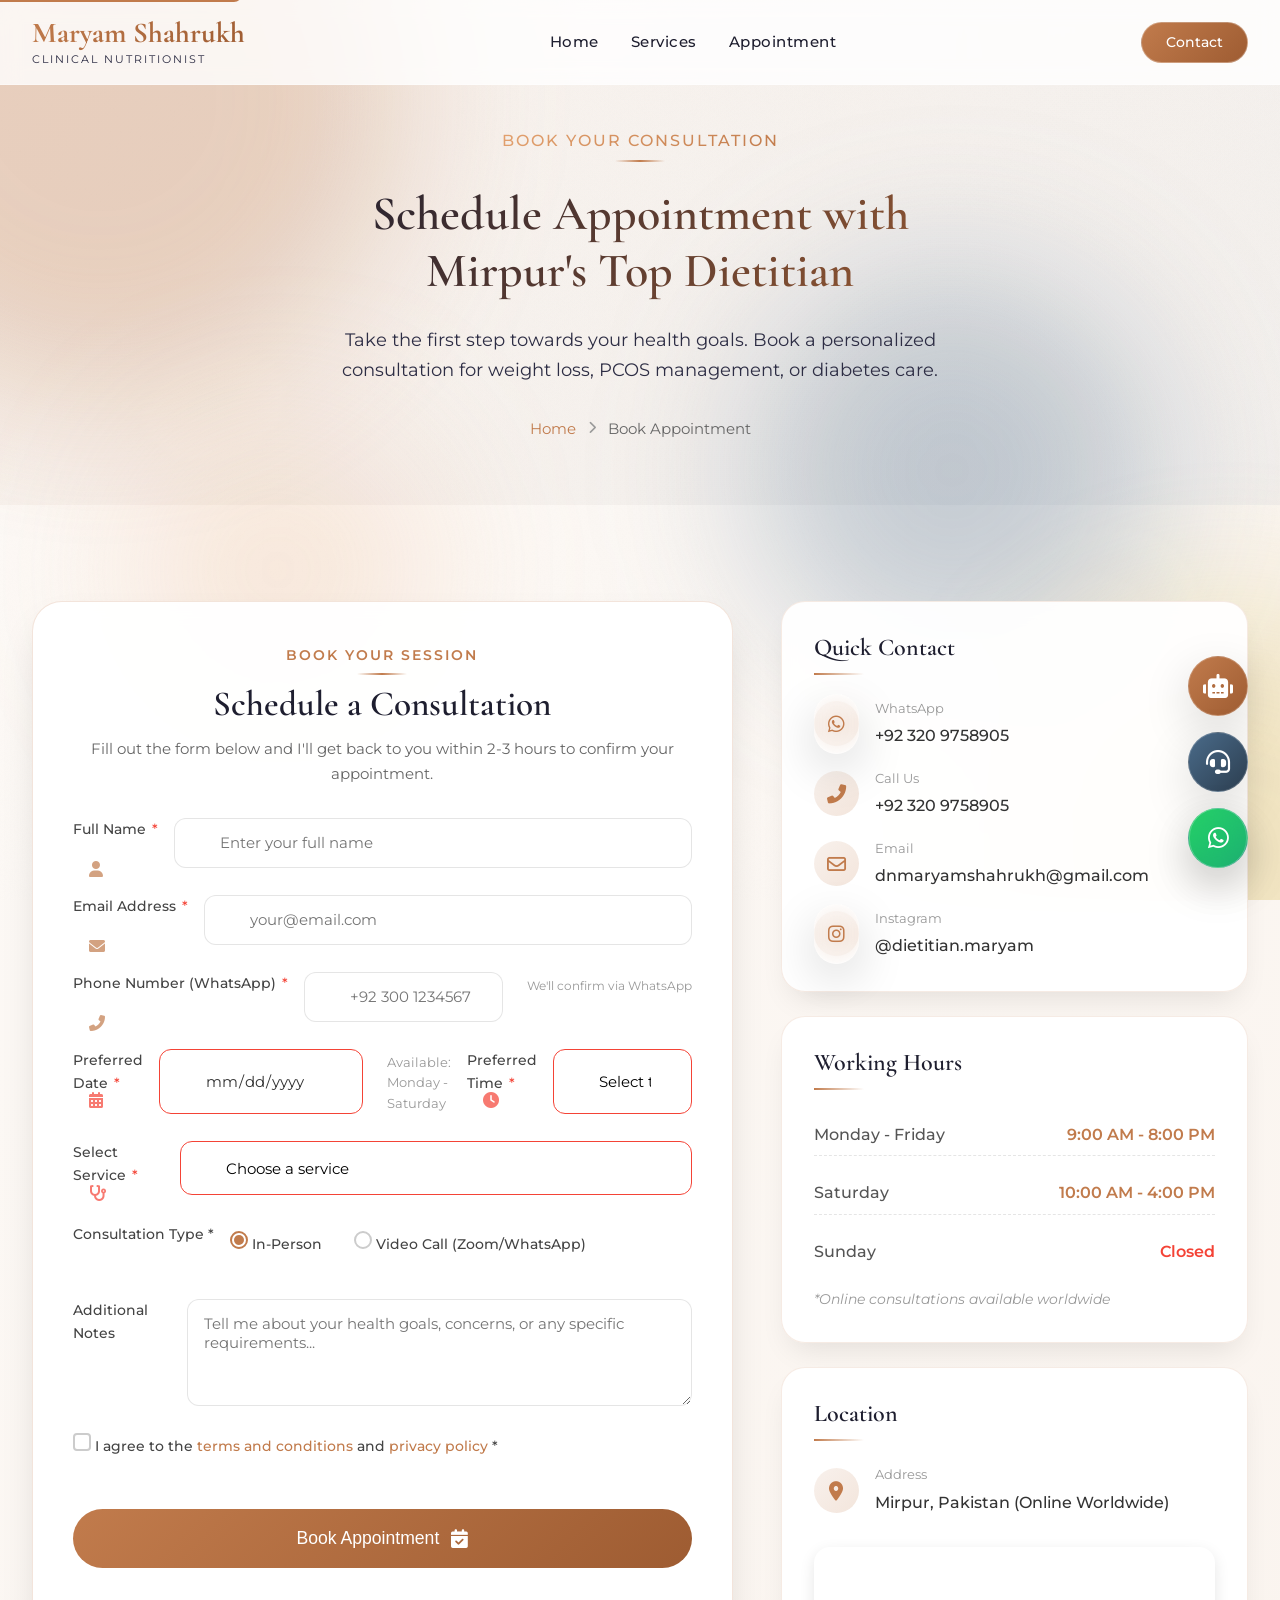
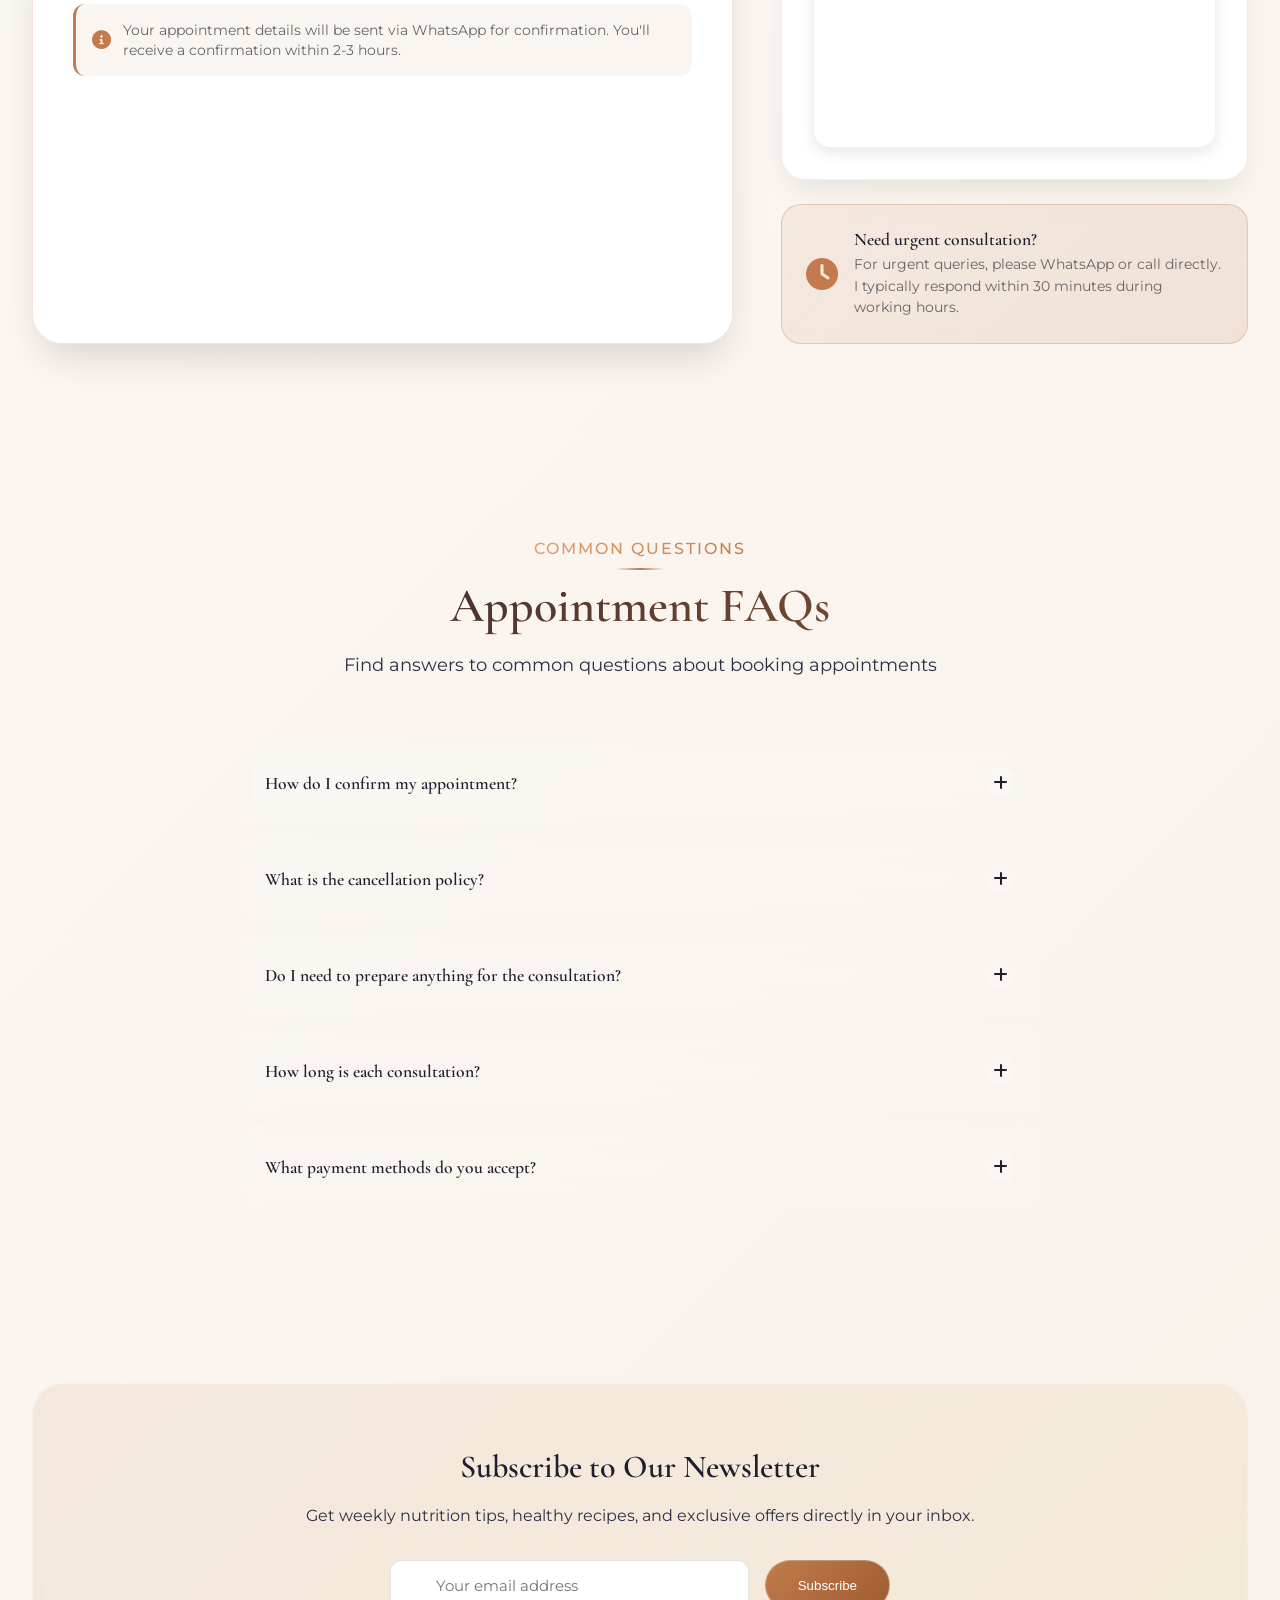
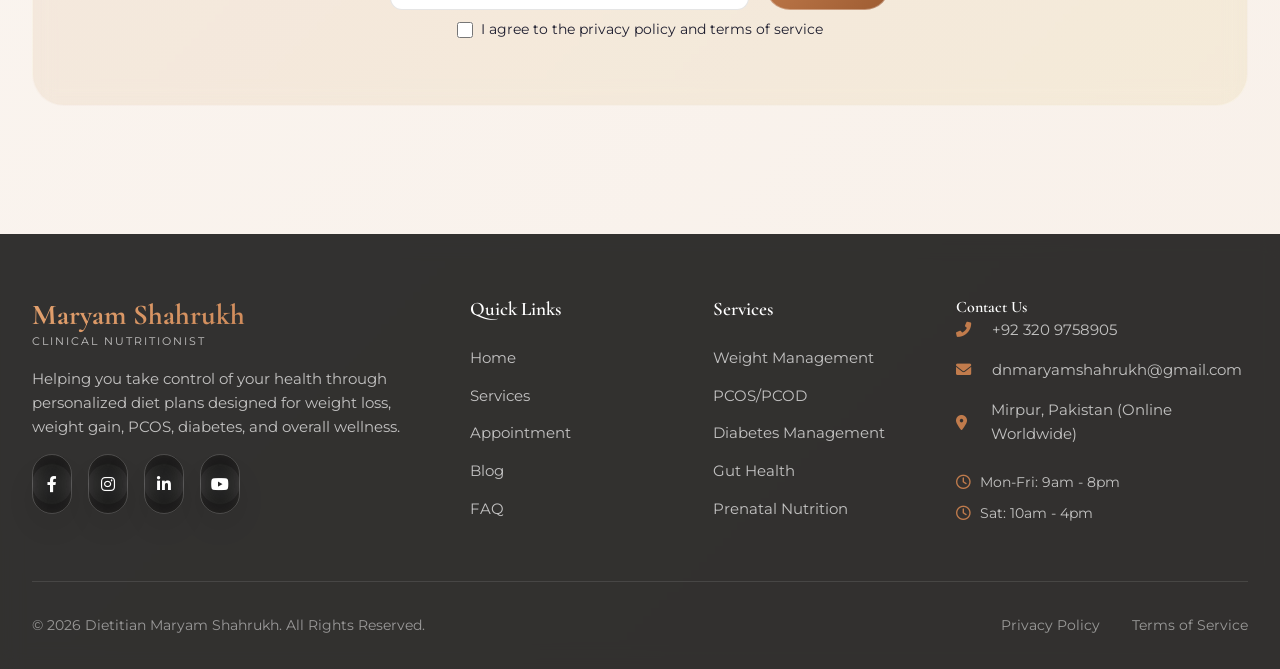
<file: appointment.html>
<!DOCTYPE html>
<html lang="en">
<head>
    <meta charset="UTF-8">
    <meta name="viewport" content="width=device-width, initial-scale=1.0">
    
    <!-- ********** PRIMARY META TAGS ********** -->
    <title>Book Appointment with Dietitian in Mirpur | Maryam Shahrukh - Nutritionist Consultation</title>
    <meta name="description" content="Book your appointment with Maryam Shahrukh, leading dietitian in Mirpur. Online & in-person consultations for weight loss, PCOS, diabetes. Get personalized diet plans today!">
    <meta name="keywords" content="book appointment dietitian Mirpur, nutritionist consultation Mirpur, dietitian appointment online, PCOS specialist appointment, weight loss consultation, diabetes dietitian Mirpur">
    <meta name="author" content="Maryam Shahrukh">
    <meta name="robots" content="index, follow">
    <link rel="canonical" href="https://ahwm2n1.github.io/Dn-Maryam/appointment.html">
    
    <!-- ********** FAVICON ********** -->
    <link rel="apple-touch-icon" sizes="180x180" href="/favicon/apple-touch-icon.png">
    <link rel="icon" type="image/png" sizes="32x32" href="/favicon/favicon-32x32.png">
    <link rel="icon" type="image/png" sizes="16x16" href="/favicon/favicon-16x16.png">
    <link rel="manifest" href="/site.webmanifest">

    <!-- ********** OPEN GRAPH TAGS (Facebook/LinkedIn) ********** -->
    <meta property="og:title" content="Book Appointment with Best Dietitian in Mirpur | Maryam Shahrukh">
    <meta property="og:description" content="Schedule your consultation with Maryam Shahrukh for personalized diet plans. Specialized in PCOS, weight loss & diabetes management. Book online now!">
    <meta property="og:url" content="https://ahwm2n1.github.io/Dn-Maryam/appointment.html">
    <meta property="og:site_name" content="Dietitian Maryam Shahrukh">
    <meta property="og:type" content="website">
    <meta property="og:image" content="https://ahwm2n1.github.io/Dn-Maryam/images/appointment-og-image.jpg">
    <meta property="og:image:width" content="1200">
    <meta property="og:image:height" content="630">
    <meta property="og:locale" content="en_PK">

    <!-- ********** TWITTER CARD TAGS ********** -->
    <meta name="twitter:card" content="summary_large_image">
    <meta name="twitter:title" content="Book Appointment with Dietitian in Mirpur | Maryam Shahrukh">
    <meta name="twitter:description" content="Expert nutritionist consultations in Mirpur. Book your appointment for personalized diet plans and wellness coaching.">
    <meta name="twitter:image" content="https://ahwm2n1.github.io/Dn-Maryam/images/appointment-twitter-image.jpg">

    <!-- Fonts & Icons (Keep as they are) -->
    <link rel="preconnect" href="https://fonts.googleapis.com">
    <link rel="preconnect" href="https://fonts.gstatic.com" crossorigin>
    <link href="https://fonts.googleapis.com/css2?family=Cormorant+Garamond:wght@400;500;600;700&family=Montserrat:wght@300;400;500;600;700&display=swap" rel="stylesheet">
    <link rel="stylesheet" href="https://cdnjs.cloudflare.com/ajax/libs/font-awesome/6.0.0/css/all.min.css">
    
    <!-- AOS Animation -->
    <link href="https://unpkg.com/aos@2.3.1/dist/aos.css" rel="stylesheet">
    
    <!-- Custom CSS -->
    <link rel="stylesheet" href="css/style.css">
    <link rel="stylesheet" href="appointment.css">
</head>
<body>
    <body>
    <a href="#appointment" class="skip-to-content">Skip to appointment form</a>
    <!-- Rest of content -->
    <!-- ====================== ANIMATED BACKGROUND ====================== -->
    <div class="animated-bg">
        <div class="gradient-orb orb-1"></div>
        <div class="gradient-orb orb-2"></div>
        <div class="gradient-orb orb-3"></div>
        <div class="gradient-orb orb-4"></div>
        <div class="noise-overlay"></div>
    </div>

    <!-- ====================== FLOATING ACTION BUTTONS ====================== -->
    <div class="fab-container">
        <div class="fab ai-chat-btn" id="aiChatBtn">
            <i class="fas fa-robot"></i>
            <span class="fab-tooltip">Ask AI Assistant</span>
        </div>
        <div class="fab quick-contact-btn" id="quickContactBtn">
            <i class="fas fa-headset"></i>
            <span class="fab-tooltip">Quick Contact</span>
        </div>
        <a href="https://wa.me/923209758905" class="fab whatsapp-fab" target="_blank">
            <i class="fab fa-whatsapp"></i>
            <span class="fab-tooltip">WhatsApp</span>
            <span class="pulse-ring"></span>
        </a>
    </div>

    <!-- ====================== AI CHAT MODAL ====================== -->
    <div class="ai-modal" id="aiModal">
        <div class="ai-modal-content">
            <div class="ai-modal-header">
                <div class="ai-avatar">
                    <i class="fas fa-robot"></i>
                </div>
                <div class="ai-title">
                    <h3>Nutrition AI Assistant</h3>
                    <p>Ask me anything about nutrition</p>
                </div>
                <button class="ai-close-btn" id="aiCloseBtn"><i class="fas fa-times"></i></button>
            </div>
            <div class="ai-chat-body" id="aiChatBody">
                <div class="ai-message bot-message">
                    <div class="message-content">
                        <p>👋 Hello! I'm Maryam's AI assistant. I can help you with nutrition questions, diet plans, or booking information. What would you like to know?</p>
                    </div>
                    <span class="message-time">Just now</span>
                </div>
            </div>
            <div class="ai-chat-footer">
                <input type="text" id="aiUserInput" placeholder="Type your question..." autocomplete="off">
                <button id="aiSendBtn"><i class="fas fa-paper-plane"></i></button>
            </div>
            <div class="ai-suggestions">
                <button class="suggestion-chip">PCOS diet tips</button>
                <button class="suggestion-chip">Weight loss plan</button>
                <button class="suggestion-chip">Book appointment</button>
                <button class="suggestion-chip">Diabetes management</button>
            </div>
        </div>
    </div>

    <!-- ====================== QUICK CONTACT MODAL ====================== -->
    <div class="quick-contact-modal" id="quickContactModal">
        <div class="quick-contact-content">
            <div class="quick-contact-header">
                <h3>Quick Contact</h3>
                <button class="quick-close-btn" id="quickCloseBtn"><i class="fas fa-times"></i></button>
            </div>
            <div class="quick-contact-body">
                <p>Get in touch instantly through any of these channels:</p>
                <div class="quick-contact-options">
                    <a href="https://wa.me/923209758905" class="quick-option whatsapp-option" target="_blank">
                        <i class="fab fa-whatsapp"></i>
                        <span>WhatsApp</span>
                    </a>
                    <a href="tel:+923209758905" class="quick-option phone-option">
                        <i class="fas fa-phone-alt"></i>
                        <span>Call Now</span>
                    </a>
                    <a href="mailto:dnmaryamshahrukh@gmail.com" class="quick-option email-option">
                        <i class="far fa-envelope"></i>
                        <span>Email</span>
                    </a>
                    <a href="https://www.instagram.com/dtmar_i?utm_source=ig_web_button_share_sheet&igsh=ZDNlZDc0MzIxNw==" class="quick-option instagram-option">
                        <i class="fab fa-instagram"></i>
                        <span>Instagram DM</span>
                    </a>
                </div>
            </div>
        </div>
    </div>

    <!-- ====================== NAVIGATION ====================== -->
    <nav class="navbar" id="navbar">
        <div class="nav-container">
            <div class="logo" data-aos="fade-right" data-aos-duration="1000">
                <a href="index.html">
                    <span class="logo-text">Maryam Shahrukh</span>
                    <span class="logo-sub">Clinical Nutritionist</span>
                </a>
            </div>
            
            <div class="nav-menu" id="navMenu">
                <ul>
                    <li data-aos="fade-down" data-aos-delay="100"><a href="index.html">Home</a></li>
                    <li data-aos="fade-down" data-aos-delay="200"><a href="services.html">Services</a></li>
                    <li data-aos="fade-down" data-aos-delay="300"><a href="appointment.html" class="active">Appointment</a></li>
                </ul>
            </div>
            
            <div class="nav-right">
                <a href="#contact" class="nav-contact-btn">Contact</a>
                <div class="nav-toggle" id="navToggle">
                    <span></span>
                    <span></span>
                    <span></span>
                </div>
            </div>
        </div>
    </nav>

<!-- ====================== PAGE HEADER ====================== -->
<section class="page-header">
    <div class="container">
        <div class="page-header-content" data-aos="fade-up">
            <span class="section-subtitle">Book Your Consultation</span>
            <h1>Schedule Appointment with Mirpur's Top Dietitian</h1>
            <p class="header-description">Take the first step towards your health goals. Book a personalized consultation for weight loss, PCOS management, or diabetes care.</p>
            <div class="breadcrumb">
                <a href="index.html">Home</a>
                <i class="fas fa-chevron-right"></i>
                <span>Book Appointment</span>
            </div>
        </div>
    </div>
</section>

    <!-- ====================== APPOINTMENT SECTION ====================== -->
    <section class="appointment-section" id="appointment">
        <div class="container">
            <div class="appointment-wrapper">
                <!-- Left Column - Appointment Form -->
                <div class="appointment-form-container" data-aos="fade-right" data-aos-duration="1000">
                    <div class="form-header">
                        <span class="form-subtitle">Book Your Session</span>
                        <h2>Schedule a Consultation</h2>
                        <p>Fill out the form below and I'll get back to you within 2-3 hours to confirm your appointment.</p>
                    </div>

                    <form class="appointment-form" id="appointmentForm" aria-label="Appointment booking form">
    <!-- Personal Information -->
    <div class="form-row">
        <div class="form-group">
            <label for="fullName">Full Name <span class="required-star">*</span></label>
            <input type="text" id="fullName" name="fullName" placeholder="Enter your full name" required 
                   aria-required="true" autocomplete="name">
            <i class="fas fa-user input-icon" aria-hidden="true"></i>
        </div>
    </div>
    
    <div class="form-row">
        <div class="form-group">
            <label for="email">Email Address <span class="required-star">*</span></label>
            <input type="email" id="email" name="email" placeholder="your@email.com" required 
                   aria-required="true" autocomplete="email">
            <i class="fas fa-envelope input-icon" aria-hidden="true"></i>
        </div>
    </div>
    
    <div class="form-row">
        <div class="form-group">
            <label for="phone">Phone Number (WhatsApp) <span class="required-star">*</span></label>
            <input type="tel" id="phone" name="phone" placeholder="+92 300 1234567" required 
                   aria-required="true" autocomplete="tel">
            <i class="fas fa-phone-alt input-icon" aria-hidden="true"></i>
            <small class="input-hint">We'll confirm via WhatsApp</small>
        </div>
    </div>
    
    <!-- Appointment Details -->
    <div class="form-row double">
        <div class="form-group">
            <label for="appointmentDate">Preferred Date <span class="required-star">*</span></label>
            <input type="date" id="appointmentDate" name="appointmentDate" required min="">
            <i class="fas fa-calendar-alt input-icon" aria-hidden="true"></i>
        </div>
        
        <div class="form-group">
            <label for="appointmentTime">Preferred Time <span class="required-star">*</span></label>
            <select id="appointmentTime" name="appointmentTime" required aria-required="true">
                <option value="" disabled selected>Select time slot</option>
                <option value="09:00 AM">09:00 AM</option>
                <option value="10:00 AM">10:00 AM</option>
                <option value="11:00 AM">11:00 AM</option>
                <option value="12:00 PM">12:00 PM</option>
                <option value="02:00 PM">02:00 PM</option>
                <option value="03:00 PM">03:00 PM</option>
                <option value="04:00 PM">04:00 PM</option>
                <option value="05:00 PM">05:00 PM</option>
                <option value="06:00 PM">06:00 PM</option>
            </select>
            <i class="fas fa-clock input-icon" aria-hidden="true"></i>
        </div>
    </div>
    
    <!-- Service Selection -->
    <div class="form-row">
        <div class="form-group">
            <label for="service">Select Service <span class="required-star">*</span></label>
            <select id="service" name="service" required aria-required="true">
                <option value="" disabled selected>Choose a service</option>
                <option value="Weight Management">Weight Management Consultation</option>
                <option value="PCOS/PCOD Management">PCOS/PCOD Management</option>
                <option value="Diabetes Management">Diabetes Management</option>
                <option value="Heart Health">Heart Health</option>
                <option value="Prenatal Nutrition">Prenatal Nutrition</option>
                <option value="Gut Health">Gut Health</option>
                <option value="General Consultation">General Consultation</option>
            </select>
            <i class="fas fa-stethoscope input-icon" aria-hidden="true"></i>
        </div>
    </div>
    
    <!-- Rest of the form remains same... -->
                        
                        <!-- Consultation Type -->
                        <div class="form-row">
                            <div class="form-group">
                                <label>Consultation Type *</label>
                                <div class="radio-group">
                                    <label class="radio-label">
                                        <input type="radio" name="consultationType" value="in-person" checked>
                                        <span class="radio-custom"></span>
                                        In-Person
                                    </label>
                                    <label class="radio-label">
                                        <input type="radio" name="consultationType" value="video">
                                        <span class="radio-custom"></span>
                                        Video Call (Zoom/WhatsApp)
                                    </label>
                                </div>
                            </div>
                        </div>
                        
                        <!-- Additional Notes -->
                        <div class="form-row">
                            <div class="form-group">
                                <label for="notes">Additional Notes</label>
                                <textarea id="notes" name="notes" rows="4" placeholder="Tell me about your health goals, concerns, or any specific requirements..."></textarea>
                            </div>
                        </div>
                        
                        <!-- Terms and Conditions -->
                        <div class="form-row">
                            <div class="form-group">
                                <label class="checkbox-label">
                                    <input type="checkbox" id="terms" name="terms" required>
                                    <span class="checkbox-custom"></span>
                                    I agree to the <a href="#">terms and conditions</a> and <a href="#">privacy policy</a> *
                                </label>
                            </div>
                        </div>
                        
                        <!-- Submit Button -->
                        <div class="form-row">
                            <button type="submit" class="btn btn-primary submit-btn" id="submitAppointment">
                                <span>Book Appointment</span>
                                <i class="fas fa-calendar-check"></i>
                            </button>
                        </div>
                        
                        <div class="form-notice">
                            <i class="fas fa-info-circle"></i>
                            <p>Your appointment details will be sent via WhatsApp for confirmation. You'll receive a confirmation within 2-3 hours.</p>
                        </div>
                    </form>
                </div>
                
                <!-- Right Column - Contact Info & Details -->
                <div class="appointment-info" data-aos="fade-left" data-aos-duration="1000">
                    <!-- Quick Contact Card -->
                    <div class="info-card">
                        <h3>Quick Contact</h3>
                        <div class="info-list">
                            <div class="info-item">
                                <div class="info-icon">
                                    <i class="fab fa-whatsapp"></i>
                                </div>
                                <div class="info-content">
                                    <span class="info-label">WhatsApp</span>
                                    <a href="https://wa.me/923209758905" class="info-value">+92 320 9758905</a>
                                </div>
                            </div>
                            
                            <div class="info-item">
                                <div class="info-icon">
                                    <i class="fas fa-phone-alt"></i>
                                </div>
                                <div class="info-content">
                                    <span class="info-label">Call Us</span>
                                    <a href="tel:+923209758905" class="info-value">+92 320 9758905</a>
                                </div>
                            </div>
                            
                            <div class="info-item">
                                <div class="info-icon">
                                    <i class="far fa-envelope"></i>
                                </div>
                                <div class="info-content">
                                    <span class="info-label">Email</span>
                                    <a href="mailto:dnmaryamshahrukh@gmail.com" class="info-value">dnmaryamshahrukh@gmail.com</a>
                                </div>
                            </div>
                            
                            <div class="info-item">
                                <div class="info-icon">
                                    <i class="fab fa-instagram"></i>
                                </div>
                                <div class="info-content">
                                    <span class="info-label">Instagram</span>
                                    <span class="info-value">@dietitian.maryam</span>
                                </div>
                            </div>
                        </div>
                    </div>
                    
                    <!-- Working Hours Card -->
                    <div class="info-card">
                        <h3>Working Hours</h3>
                        <div class="hours-list">
                            <div class="hours-item">
                                <span class="day">Monday - Friday</span>
                                <span class="time">9:00 AM - 8:00 PM</span>
                            </div>
                            <div class="hours-item">
                                <span class="day">Saturday</span>
                                <span class="time">10:00 AM - 4:00 PM</span>
                            </div>
                            <div class="hours-item">
                                <span class="day">Sunday</span>
                                <span class="time closed">Closed</span>
                            </div>
                        </div>
                        <p class="hours-note">*Online consultations available worldwide</p>
                    </div>
                    
                    <!-- Location Card -->
                    <div class="info-card">
                        <h3>Location</h3>
                        <div class="location-info">
                            <div class="info-item">
                                <div class="info-icon">
                                    <i class="fas fa-map-marker-alt"></i>
                                </div>
                                <div class="info-content">
                                    <span class="info-label">Address</span>
                                    <span class="info-value">Mirpur, Pakistan (Online Worldwide)</span>
                                </div>
                            </div>
                            
                            <!-- Simple Map Placeholder -->
                            <div class="map-placeholder">
                                <iframe 
                                    src="https://www.google.com/maps/embed?pb=!1m18!1m12!1m3!1d217811.93874298033!2d74.1942511150968!3d31.483196906260815!2m3!1f0!2f0!3f0!3m2!1i1024!2i768!4f13.1!3m3!1m2!1s0x39190483e58107d9%3A0xc23abe6ccc7e2462!2sMirpur%2C%20Punjab%2C%20Pakistan!5e0!3m2!1sen!2s!4v1709736000000!5m2!1sen!2s" 
                                    width="100%" 
                                    height="200" 
                                    style="border:0; border-radius: 12px;" 
                                    allowfullscreen="" 
                                    loading="lazy">
                                </iframe>
                            </div>
                        </div>
                    </div>
                    
                    <!-- Emergency Note -->
                    <div class="emergency-note">
                        <i class="fas fa-clock"></i>
                        <div>
                            <h4>Need urgent consultation?</h4>
                            <p>For urgent queries, please WhatsApp or call directly. I typically respond within 30 minutes during working hours.</p>
                        </div>
                    </div>
                </div>
            </div>
        </div>
    </section>

    <!-- ====================== FAQ SECTION ====================== -->
    <section class="faq" id="faq">
        <div class="container">
            <div class="section-header" data-aos="fade-up">
                <span class="section-subtitle">Common Questions</span>
                <h2 class="section-title">Appointment FAQs</h2>
                <p class="section-description">Find answers to common questions about booking appointments</p>
            </div>
            
            <div class="faq-grid" id="faqGrid">
                <!-- FAQ Item 1 -->
                <div class="faq-item" data-aos="fade-up">
                    <div class="faq-question">
                        <h3>How do I confirm my appointment?</h3>
                        <span class="faq-toggle"><i class="fas fa-plus"></i></span>
                    </div>
                    <div class="faq-answer">
                        <p>After submitting the form, you'll receive a WhatsApp message from me within 2-3 hours confirming your appointment. Please ensure your WhatsApp number is correct.</p>
                    </div>
                </div>
                
                <!-- FAQ Item 2 -->
                <div class="faq-item" data-aos="fade-up" data-aos-delay="100">
                    <div class="faq-question">
                        <h3>What is the cancellation policy?</h3>
                        <span class="faq-toggle"><i class="fas fa-plus"></i></span>
                    </div>
                    <div class="faq-answer">
                        <p>You can cancel or reschedule up to 24 hours before your appointment without any charge. Late cancellations may incur a 50% fee.</p>
                    </div>
                </div>
                
                <!-- FAQ Item 3 -->
                <div class="faq-item" data-aos="fade-up" data-aos-delay="200">
                    <div class="faq-question">
                        <h3>Do I need to prepare anything for the consultation?</h3>
                        <span class="faq-toggle"><i class="fas fa-plus"></i></span>
                    </div>
                    <div class="faq-answer">
                        <p>For the first consultation, please have your medical history, current medications (if any), and a 3-day food diary ready. This helps me create a more personalized plan for you.</p>
                    </div>
                </div>
                
                <!-- FAQ Item 4 -->
                <div class="faq-item" data-aos="fade-up" data-aos-delay="300">
                    <div class="faq-question">
                        <h3>How long is each consultation?</h3>
                        <span class="faq-toggle"><i class="fas fa-plus"></i></span>
                    </div>
                    <div class="faq-answer">
                        <p>Initial consultations are 60 minutes long. Follow-up sessions are 30 minutes. Video consultations are the same duration.</p>
                    </div>
                </div>
                
                <!-- FAQ Item 5 -->
                <div class="faq-item" data-aos="fade-up" data-aos-delay="400">
                    <div class="faq-question">
                        <h3>What payment methods do you accept?</h3>
                        <span class="faq-toggle"><i class="fas fa-plus"></i></span>
                    </div>
                    <div class="faq-answer">
                        <p>I accept JazzCash, EasyPaisa, bank transfer, and cash for in-person sessions. Online payments can be made via bank transfer or payment links shared on WhatsApp.</p>
                    </div>
                </div>
            </div>
        </div>
    </section>

    <!-- ====================== NEWSLETTER SECTION ====================== -->
    <section class="newsletter" id="newsletter">
        <div class="container">
            <div class="newsletter-wrapper" data-aos="zoom-in">
                <div class="newsletter-content">
                    <h3>Subscribe to Our Newsletter</h3>
                    <p>Get weekly nutrition tips, healthy recipes, and exclusive offers directly in your inbox.</p>
                </div>
                <form class="newsletter-form" id="newsletterForm">
                    <div class="form-group">
                        <input type="email" placeholder="Your email address" required>
                        <button type="submit" class="btn btn-primary">Subscribe</button>
                    </div>
                    <div class="form-checkbox">
                        <input type="checkbox" id="privacyPolicy" required>
                        <label for="privacyPolicy">I agree to the privacy policy and terms of service</label>
                    </div>
                </form>
            </div>
        </div>
    </section>

    <!-- ====================== FOOTER ====================== -->
    <footer class="footer" id="footer">
        <div class="container">
            <div class="footer-grid">
                <div class="footer-info" data-aos="fade-right">
                    <div class="footer-logo">
                        <span class="logo-text">Maryam Shahrukh</span>
                        <span class="logo-sub">Clinical Nutritionist</span>
                    </div>
                    <p>Helping you take control of your health through personalized diet plans designed for weight loss, weight gain, PCOS, diabetes, and overall wellness.</p>
                    <div class="social-links">
                        <a href="#" class="social-link"><i class="fab fa-facebook-f"></i></a>
                        <a href="#" class="social-link"><i class="fab fa-instagram"></i></a>
                        <a href="#" class="social-link"><i class="fab fa-linkedin-in"></i></a>
                        <a href="#" class="social-link"><i class="fab fa-youtube"></i></a>
                    </div>
                </div>
                
                <div class="footer-links" data-aos="fade-up">
                    <h4>Quick Links</h4>
                    <ul>
                        <li><a href="index.html">Home</a></li>
                        <li><a href="services.html">Services</a></li>
                        <li><a href="appointment.html">Appointment</a></li>
                        <li><a href="index.html#blog">Blog</a></li>
                        <li><a href="#faq">FAQ</a></li>
                    </ul>
                </div>
                
                <div class="footer-links" data-aos="fade-up" data-aos-delay="100">
                    <h4>Services</h4>
                    <ul>
                        <li><a href="services.html">Weight Management</a></li>
                        <li><a href="services.html">PCOS/PCOD</a></li>
                        <li><a href="services.html">Diabetes Management</a></li>
                        <li><a href="services.html">Gut Health</a></li>
                        <li><a href="services.html">Prenatal Nutrition</a></li>
                    </ul>
                </div>
                
                <div class="footer-contact" data-aos="fade-left">
                    <h4>Contact Us</h4>
                    <ul>
                        <li><i class="fas fa-phone-alt"></i> <a href="tel:+923209758905">+92 320 9758905</a></li>
                        <li><i class="fas fa-envelope"></i> <a href="mailto:dnmaryamshahrukh@gmail.com">dnmaryamshahrukh@gmail.com</a></li>
                        <li><i class="fas fa-map-marker-alt"></i> <span>Mirpur, Pakistan (Online Worldwide)</span></li>
                    </ul>
                    <div class="footer-hours">
                        <p><i class="far fa-clock"></i> Mon-Fri: 9am - 8pm</p>
                        <p><i class="far fa-clock"></i> Sat: 10am - 4pm</p>
                    </div>
                </div>
            </div>
            
            <div class="footer-bottom">
                <p>&copy; 2026 Dietitian Maryam Shahrukh. All Rights Reserved.</p>
                <div class="footer-bottom-links">
                    <a href="#">Privacy Policy</a>
                    <a href="#">Terms of Service</a>
                </div>
            </div>
        </div>
    </footer>

    <!-- Scripts -->
    <script src="https://unpkg.com/aos@2.3.1/dist/aos.js"></script>
    <script src="js/script.js"></script>
    <script src="appointment.js"></script>
</body>
</html>
</file>
<file: css/style.css>
/* ====================== CSS VARIABLES & RESET ====================== */
:root {
    /* Premium Gradient Palette */
    --primary: #c17b4c;
    --primary-light: #e3a16e;
    --primary-dark: #9e5c32;
    --secondary: #4a6b8a;
    --accent: #d4af37;
    --accent-soft: #e6c27a;
    --dark: #1e1e2f;
    --dark-light: #2d2d44;
    --light: #f8f5f2;
    --light-gray: #f0ebe7;
    --white: #ffffff;
    --black: #1a1a2a;
    
    /* Gradient Orbs Colors */
    --orb-1: rgba(193, 123, 76, 0.3);
    --orb-2: rgba(212, 175, 55, 0.25);
    --orb-3: rgba(74, 107, 138, 0.3);
    --orb-4: rgba(227, 161, 110, 0.2);
    
    /* Glassmorphism */
    --glass-bg: rgba(255, 255, 255, 0.1);
    --glass-border: rgba(255, 255, 255, 0.2);
    --glass-shadow: 0 8px 32px 0 rgba(31, 38, 135, 0.15);
    
    /* Shadows */
    --shadow-sm: 0 4px 12px rgba(0, 0, 0, 0.05);
    --shadow-md: 0 8px 24px rgba(0, 0, 0, 0.1);
    --shadow-lg: 0 16px 48px rgba(0, 0, 0, 0.15);
    --shadow-hover: 0 20px 40px rgba(193, 123, 76, 0.2);
    
    /* Transitions */
    --transition-fast: 0.2s ease;
    --transition-normal: 0.3s ease;
    --transition-slow: 0.5s ease;
    
    /* Border Radius */
    --radius-sm: 8px;
    --radius-md: 16px;
    --radius-lg: 24px;
    --radius-xl: 32px;
    --radius-full: 9999px;
}

* {
    margin: 0;
    padding: 0;
    box-sizing: border-box;
}

html {
    scroll-behavior: smooth;
    overflow-x: hidden;
}

body {
    font-family: 'Montserrat', sans-serif;
    color: var(--dark);
    line-height: 1.6;
    overflow-x: hidden;
    position: relative;
    background: linear-gradient(135deg, #fdfaf7 0%, #f8f0e9 100%);
}

/* ====================== TYPOGRAPHY ====================== */
h1, h2, h3, h4, h5, h6 {
    font-family: 'Cormorant Garamond', serif;
    font-weight: 600;
    line-height: 1.2;
}

.section-header {
    text-align: center;
    margin-bottom: 4rem;
}

.section-subtitle {
    display: inline-block;
    font-size: 1rem;
    font-weight: 500;
    letter-spacing: 2px;
    text-transform: uppercase;
    color: var(--primary);
    background: linear-gradient(135deg, var(--primary-light) 0%, var(--primary) 100%);
    -webkit-background-clip: text;
    -webkit-text-fill-color: transparent;
    background-clip: text;
    margin-bottom: 0.5rem;
    position: relative;
    padding-bottom: 0.5rem;
}

.section-subtitle::after {
    content: '';
    position: absolute;
    bottom: 0;
    left: 50%;
    transform: translateX(-50%);
    width: 50px;
    height: 2px;
    background: linear-gradient(90deg, transparent, var(--primary), transparent);
}

.section-title {
    font-size: 3rem;
    color: var(--dark);
    margin-bottom: 1rem;
    background: linear-gradient(135deg, var(--dark) 0%, var(--primary-dark) 100%);
    -webkit-background-clip: text;
    -webkit-text-fill-color: transparent;
    background-clip: text;
}

.section-description {
    font-size: 1.1rem;
    color: var(--dark-light);
    max-width: 600px;
    margin: 0 auto;
}

/* ====================== ANIMATED BACKGROUND ====================== */
.animated-bg {
    position: fixed;
    top: 0;
    left: 0;
    width: 100%;
    height: 100%;
    z-index: -1;
    overflow: hidden;
}

.gradient-orb {
    position: absolute;
    border-radius: 50%;
    filter: blur(80px);
    animation: float 20s infinite ease-in-out;
}

.orb-1 {
    width: 600px;
    height: 600px;
    background: var(--orb-1);
    top: -200px;
    left: -200px;
    animation-delay: 0s;
}

.orb-2 {
    width: 500px;
    height: 500px;
    background: var(--orb-2);
    bottom: -200px;
    right: -200px;
    animation-delay: -5s;
}

.orb-3 {
    width: 400px;
    height: 400px;
    background: var(--orb-3);
    top: 30%;
    right: 10%;
    animation-delay: -10s;
}

.orb-4 {
    width: 300px;
    height: 300px;
    background: var(--orb-4);
    bottom: 20%;
    left: 10%;
    animation-delay: -15s;
}

.noise-overlay {
    position: absolute;
    top: 0;
    left: 0;
    width: 100%;
    height: 100%;
    background-image: url('[data-uri]');
    opacity: 0.4;
    pointer-events: none;
}

@keyframes float {
    0%, 100% {
        transform: translate(0, 0) scale(1);
    }
    25% {
        transform: translate(50px, 30px) scale(1.1);
    }
    50% {
        transform: translate(20px, 60px) scale(0.9);
    }
    75% {
        transform: translate(-30px, 20px) scale(1.05);
    }
}

/* ====================== CONTAINER ====================== */
.container {
    max-width: 1280px;
    margin: 0 auto;
    padding: 0 2rem;
}

/* ====================== FLOATING ACTION BUTTONS ====================== */
.fab-container {
    position: fixed;
    bottom: 2rem;
    right: 2rem;
    display: flex;
    flex-direction: column;
    gap: 1rem;
    z-index: 999;
}

.fab {
    width: 60px;
    height: 60px;
    border-radius: var(--radius-full);
    display: flex;
    align-items: center;
    justify-content: center;
    cursor: pointer;
    transition: var(--transition-normal);
    position: relative;
    box-shadow: var(--shadow-lg);
    border: 1px solid var(--glass-border);
    backdrop-filter: blur(10px);
}

.fab i {
    font-size: 1.5rem;
    color: white;
}

.fab-tooltip {
    position: absolute;
    right: 70px;
    background: rgba(0, 0, 0, 0.8);
    color: white;
    padding: 0.5rem 1rem;
    border-radius: var(--radius-md);
    font-size: 0.875rem;
    white-space: nowrap;
    opacity: 0;
    visibility: hidden;
    transition: var(--transition-fast);
    pointer-events: none;
}

.fab:hover .fab-tooltip {
    opacity: 1;
    visibility: visible;
    right: 80px;
}

.fab:hover {
    transform: scale(1.1);
}

.ai-chat-btn {
    background: linear-gradient(135deg, var(--primary), var(--primary-dark));
}

.quick-contact-btn {
    background: linear-gradient(135deg, var(--secondary), #2c3e50);
}

.whatsapp-fab {
    background: linear-gradient(135deg, #25D366, #128C7E);
    text-decoration: none;
}

/* Pulse Animation for WhatsApp */
.pulse-ring {
    position: absolute;
    width: 100%;
    height: 100%;
    border-radius: 50%;
    background: rgba(37, 211, 102, 0.5);
    animation: pulse 2s infinite;
    z-index: -1;
}

@keyframes pulse {
    0% {
        transform: scale(1);
        opacity: 1;
    }
    100% {
        transform: scale(1.5);
        opacity: 0;
    }
}

/* ====================== AI CHAT MODAL ====================== */
.ai-modal {
    position: fixed;
    bottom: 100px;
    right: 2rem;
    width: 350px;
    background: rgba(255, 255, 255, 0.95);
    backdrop-filter: blur(20px);
    border-radius: var(--radius-lg);
    box-shadow: var(--shadow-lg);
    border: 1px solid var(--glass-border);
    z-index: 1000;
    opacity: 0;
    visibility: hidden;
    transform: translateY(20px);
    transition: var(--transition-normal);
}

.ai-modal.active {
    opacity: 1;
    visibility: visible;
    transform: translateY(0);
}

.ai-modal-content {
    display: flex;
    flex-direction: column;
    height: 500px;
}

.ai-modal-header {
    display: flex;
    align-items: center;
    gap: 1rem;
    padding: 1.5rem;
    border-bottom: 1px solid rgba(0, 0, 0, 0.1);
}

.ai-avatar {
    width: 40px;
    height: 40px;
    border-radius: var(--radius-full);
    background: linear-gradient(135deg, var(--primary), var(--primary-dark));
    display: flex;
    align-items: center;
    justify-content: center;
}

.ai-avatar i {
    color: white;
    font-size: 1.2rem;
}

.ai-title h3 {
    font-size: 1rem;
    margin-bottom: 0.25rem;
}

.ai-title p {
    font-size: 0.8rem;
    color: var(--dark-light);
}

.ai-close-btn {
    margin-left: auto;
    background: none;
    border: none;
    cursor: pointer;
    width: 30px;
    height: 30px;
    border-radius: var(--radius-full);
    display: flex;
    align-items: center;
    justify-content: center;
    transition: var(--transition-fast);
}

.ai-close-btn:hover {
    background: rgba(0, 0, 0, 0.05);
}

.ai-chat-body {
    flex: 1;
    padding: 1.5rem;
    overflow-y: auto;
    display: flex;
    flex-direction: column;
    gap: 1rem;
}

.ai-message {
    display: flex;
    margin-bottom: 1rem;
}

.bot-message {
    justify-content: flex-start;
}

.user-message {
    justify-content: flex-end;
}

.message-content {
    max-width: 80%;
    padding: 0.75rem 1rem;
    border-radius: var(--radius-lg);
    font-size: 0.9rem;
    position: relative;
}

.bot-message .message-content {
    background: var(--light-gray);
    border-bottom-left-radius: 4px;
}

.user-message .message-content {
    background: linear-gradient(135deg, var(--primary), var(--primary-dark));
    color: white;
    border-bottom-right-radius: 4px;
}

.message-time {
    font-size: 0.7rem;
    color: var(--dark-light);
    margin-top: 0.25rem;
    display: block;
}

.ai-chat-footer {
    padding: 1rem 1.5rem;
    border-top: 1px solid rgba(0, 0, 0, 0.1);
    display: flex;
    gap: 0.5rem;
}

.ai-chat-footer input {
    flex: 1;
    padding: 0.75rem 1rem;
    border: 1px solid rgba(0, 0, 0, 0.1);
    border-radius: var(--radius-full);
    outline: none;
    transition: var(--transition-fast);
    background: rgba(255, 255, 255, 0.8);
}

.ai-chat-footer input:focus {
    border-color: var(--primary);
    box-shadow: 0 0 0 3px rgba(193, 123, 76, 0.1);
}

.ai-chat-footer button {
    width: 45px;
    height: 45px;
    border-radius: var(--radius-full);
    background: linear-gradient(135deg, var(--primary), var(--primary-dark));
    border: none;
    color: white;
    cursor: pointer;
    transition: var(--transition-fast);
}

.ai-chat-footer button:hover {
    transform: scale(1.1);
}

.ai-suggestions {
    padding: 1rem 1.5rem;
    border-top: 1px solid rgba(0, 0, 0, 0.1);
    display: flex;
    flex-wrap: wrap;
    gap: 0.5rem;
}

.suggestion-chip {
    padding: 0.5rem 1rem;
    background: var(--light-gray);
    border: none;
    border-radius: var(--radius-full);
    font-size: 0.8rem;
    cursor: pointer;
    transition: var(--transition-fast);
    color: var(--dark);
}

.suggestion-chip:hover {
    background: var(--primary);
    color: white;
}

/* ====================== QUICK CONTACT MODAL ====================== */
.quick-contact-modal {
    position: fixed;
    bottom: 100px;
    right: 2rem;
    width: 300px;
    background: rgba(255, 255, 255, 0.95);
    backdrop-filter: blur(20px);
    border-radius: var(--radius-lg);
    box-shadow: var(--shadow-lg);
    border: 1px solid var(--glass-border);
    z-index: 1000;
    opacity: 0;
    visibility: hidden;
    transform: translateY(20px);
    transition: var(--transition-normal);
}

.quick-contact-modal.active {
    opacity: 1;
    visibility: visible;
    transform: translateY(0);
}

.quick-contact-header {
    padding: 1.5rem;
    border-bottom: 1px solid rgba(0, 0, 0, 0.1);
    display: flex;
    justify-content: space-between;
    align-items: center;
}

.quick-contact-header h3 {
    font-size: 1.2rem;
}

.quick-close-btn {
    background: none;
    border: none;
    cursor: pointer;
    width: 30px;
    height: 30px;
    border-radius: var(--radius-full);
    display: flex;
    align-items: center;
    justify-content: center;
}

.quick-close-btn:hover {
    background: rgba(0, 0, 0, 0.05);
}

.quick-contact-body {
    padding: 1.5rem;
}

.quick-contact-body p {
    margin-bottom: 1.5rem;
    color: var(--dark-light);
}

.quick-contact-options {
    display: flex;
    flex-direction: column;
    gap: 1rem;
}

.quick-option {
    display: flex;
    align-items: center;
    gap: 1rem;
    padding: 1rem;
    border-radius: var(--radius-md);
    text-decoration: none;
    color: var(--dark);
    transition: var(--transition-fast);
    border: 1px solid rgba(0, 0, 0, 0.1);
}

.quick-option i {
    width: 20px;
    font-size: 1.2rem;
}

.quick-option:hover {
    transform: translateX(5px);
    border-color: var(--primary);
    background: rgba(193, 123, 76, 0.05);
}

.whatsapp-option i { color: #25D366; }
.phone-option i { color: var(--primary); }
.email-option i { color: var(--secondary); }
.instagram-option i { color: #E4405F; }

/* ====================== NAVBAR ====================== */
.navbar {
    position: fixed;
    top: 0;
    left: 0;
    width: 100%;
    z-index: 100;
    padding: 1rem 0;
    transition: var(--transition-normal);
    background: rgba(255, 255, 255, 0.8);
    backdrop-filter: blur(10px);
    border-bottom: 1px solid rgba(255, 255, 255, 0.3);
}

.navbar.scrolled {
    padding: 0.5rem 0;
    background: rgba(255, 255, 255, 0.95);
    box-shadow: var(--shadow-md);
}

.nav-container {
    max-width: 1280px;
    margin: 0 auto;
    padding: 0 2rem;
    display: flex;
    justify-content: space-between;
    align-items: center;
}

/* Logo */
.logo a {
    text-decoration: none;
    display: flex;
    flex-direction: column;
}

.logo-text {
    font-family: 'Cormorant Garamond', serif;
    font-size: 1.8rem;
    font-weight: 700;
    background: linear-gradient(135deg, var(--primary) 0%, var(--primary-dark) 100%);
    -webkit-background-clip: text;
    -webkit-text-fill-color: transparent;
    background-clip: text;
    line-height: 1.2;
}

.logo-sub {
    font-size: 0.7rem;
    letter-spacing: 2px;
    color: var(--dark-light);
    text-transform: uppercase;
}

/* Navigation Menu */
.nav-menu ul {
    display: flex;
    list-style: none;
    gap: 2rem;
}

.nav-menu a {
    text-decoration: none;
    color: var(--dark);
    font-weight: 500;
    font-size: 0.95rem;
    letter-spacing: 0.5px;
    transition: var(--transition-fast);
    position: relative;
    padding: 0.5rem 0;
}

.nav-menu a::after {
    content: '';
    position: absolute;
    bottom: 0;
    left: 50%;
    transform: translateX(-50%);
    width: 0;
    height: 2px;
    background: linear-gradient(90deg, transparent, var(--primary), transparent);
    transition: var(--transition-normal);
}

.nav-menu a:hover::after,
.nav-menu a.active::after {
    width: 100%;
}

.nav-menu a:hover,
.nav-menu a.active {
    color: var(--primary);
}

/* Nav Right */
.nav-right {
    display: flex;
    align-items: center;
    gap: 1.5rem;
}

.nav-contact-btn {
    text-decoration: none;
    padding: 0.5rem 1.5rem;
    background: linear-gradient(135deg, var(--primary), var(--primary-dark));
    color: white;
    border-radius: var(--radius-full);
    font-weight: 500;
    font-size: 0.9rem;
    transition: var(--transition-fast);
    border: 1px solid rgba(255, 255, 255, 0.3);
}

.nav-contact-btn:hover {
    transform: translateY(-2px);
    box-shadow: 0 10px 20px rgba(193, 123, 76, 0.3);
}

/* Nav Toggle (Mobile) */
.nav-toggle {
    display: none;
    flex-direction: column;
    gap: 6px;
    cursor: pointer;
}

.nav-toggle span {
    width: 25px;
    height: 2px;
    background: var(--dark);
    transition: var(--transition-fast);
}

/* ====================== HERO SECTION ====================== */
.hero {
    min-height: 100vh;
    display: flex;
    align-items: center;
    padding: 6rem 2rem 4rem;
    position: relative;
    overflow: hidden;
}

.hero-container {
    max-width: 1280px;
    margin: 0 auto;
    display: grid;
    grid-template-columns: 1fr 1fr;
    gap: 4rem;
    align-items: center;
}

/* Hero Content */
.hero-badge {
    display: inline-flex;
    align-items: center;
    gap: 0.5rem;
    background: rgba(255, 255, 255, 0.2);
    backdrop-filter: blur(10px);
    padding: 0.5rem 1rem;
    border-radius: var(--radius-full);
    border: 1px solid rgba(255, 255, 255, 0.3);
    margin-bottom: 2rem;
}

.badge-icon {
    width: 30px;
    height: 30px;
    border-radius: var(--radius-full);
    background: linear-gradient(135deg, var(--primary), var(--primary-dark));
    display: flex;
    align-items: center;
    justify-content: center;
}

.badge-icon i {
    color: white;
    font-size: 0.8rem;
}

.badge-text {
    font-size: 0.9rem;
    font-weight: 500;
    color: var(--dark);
}

.hero-title {
    font-size: 4rem;
    margin-bottom: 1.5rem;
    line-height: 1.1;
}

.hero-title .typed-text {
    background: linear-gradient(135deg, var(--primary) 0%, var(--primary-dark) 100%);
    -webkit-background-clip: text;
    -webkit-text-fill-color: transparent;
    background-clip: text;
    display: inline-block;
}

.hero-description {
    font-size: 1.1rem;
    color: var(--dark-light);
    margin-bottom: 2rem;
    max-width: 500px;
}

/* Hero Buttons */
.hero-btns {
    display: flex;
    gap: 1rem;
    margin-bottom: 3rem;
    flex-wrap: wrap;
}

.btn {
    display: inline-flex;
    align-items: center;
    gap: 0.5rem;
    padding: 0.9rem 2rem;
    border-radius: var(--radius-full);
    text-decoration: none;
    font-weight: 500;
    transition: var(--transition-normal);
    position: relative;
    overflow: hidden;
}

.btn-primary {
    background: linear-gradient(135deg, var(--primary), var(--primary-dark));
    color: white;
    border: 1px solid rgba(255, 255, 255, 0.3);
}

.btn-primary:hover {
    transform: translateY(-3px);
    box-shadow: 0 15px 30px rgba(193, 123, 76, 0.4);
}

.btn-outline {
    background: transparent;
    color: var(--dark);
    border: 1px solid var(--primary);
}

.btn-outline:hover {
    background: rgba(193, 123, 76, 0.1);
    transform: translateY(-3px);
}

/* Hero Stats */
.hero-stats {
    display: flex;
    gap: 2rem;
}

.stat-item {
    display: flex;
    flex-direction: column;
}

.stat-number {
    font-family: 'Cormorant Garamond', serif;
    font-size: 2rem;
    font-weight: 700;
    color: var(--primary);
    line-height: 1;
}

.stat-label {
    font-size: 0.8rem;
    color: var(--dark-light);
    text-transform: uppercase;
    letter-spacing: 0.5px;
}

/* Hero Image */
.hero-image {
    position: relative;
}

.image-wrapper {
    position: relative;
    width: fit-content;
    margin: 0 auto;
}

.image-wrapper img {
    width: 100%;
    max-width: 450px;
    border-radius: 30% 70% 70% 30% / 30% 30% 70% 70%;
    box-shadow: var(--shadow-lg);
    position: relative;
    z-index: 2;
    animation: morph 8s ease-in-out infinite;
}

.image-glow {
    position: absolute;
    top: 50%;
    left: 50%;
    transform: translate(-50%, -50%);
    width: 100%;
    height: 100%;
    background: radial-gradient(circle, rgba(193, 123, 76, 0.3) 0%, transparent 70%);
    filter: blur(30px);
    z-index: 1;
}

@keyframes morph {
    0%, 100% {
        border-radius: 30% 70% 70% 30% / 30% 30% 70% 70%;
    }
    25% {
        border-radius: 58% 42% 75% 25% / 76% 46% 54% 24%;
    }
    50% {
        border-radius: 50% 50% 33% 67% / 55% 27% 73% 45%;
    }
    75% {
        border-radius: 33% 67% 58% 42% / 63% 68% 32% 37%;
    }
}

.floating-badge {
    position: absolute;
    background: rgba(255, 255, 255, 0.9);
    backdrop-filter: blur(10px);
    padding: 0.75rem 1.5rem;
    border-radius: var(--radius-full);
    box-shadow: var(--shadow-md);
    display: flex;
    align-items: center;
    gap: 0.5rem;
    border: 1px solid rgba(255, 255, 255, 0.3);
    animation: float 6s ease-in-out infinite;
    z-index: 3;
}

.floating-badge i {
    color: var(--primary);
}

.badge-1 {
    top: 10%;
    right: 0;
    animation-delay: 0s;
}

.badge-2 {
    bottom: 10%;
    left: 0;
    animation-delay: -3s;
}

@keyframes float {
    0%, 100% {
        transform: translate(0, 0);
    }
    50% {
        transform: translate(0, -10px);
    }
}

/* Scroll Indicator */
.scroll-indicator {
    position: absolute;
    bottom: 2rem;
    left: 50%;
    transform: translateX(-50%);
    display: flex;
    flex-direction: column;
    align-items: center;
    gap: 0.5rem;
    color: var(--dark-light);
    font-size: 0.8rem;
    animation: bounce 2s infinite;
}

@keyframes bounce {
    0%, 100% {
        transform: translateX(-50%) translateY(0);
    }
    50% {
        transform: translateX(-50%) translateY(10px);
    }
}

/* ====================== CERTIFICATES SECTION ====================== */
.certificates {
    padding: 6rem 0;
}

.certificates-grid {
    display: grid;
    grid-template-columns: repeat(4, 1fr);
    gap: 2rem;
}

.certificate-card {
    background: rgba(255, 255, 255, 0.1);
    backdrop-filter: blur(10px);
    padding: 2rem;
    border-radius: var(--radius-lg);
    border: 1px solid rgba(255, 255, 255, 0.2);
    transition: var(--transition-normal);
    text-align: center;
    position: relative;
    overflow: hidden;
}

.certificate-card::before {
    content: '';
    position: absolute;
    top: 0;
    left: 0;
    width: 100%;
    height: 100%;
    background: linear-gradient(135deg, transparent, rgba(255, 255, 255, 0.2), transparent);
    transform: translateX(-100%);
    transition: var(--transition-slow);
}

.certificate-card:hover::before {
    transform: translateX(100%);
}

.certificate-card:hover {
    transform: translateY(-10px);
    box-shadow: var(--shadow-hover);
    border-color: var(--primary);
}

.card-icon {
    width: 70px;
    height: 70px;
    border-radius: var(--radius-full);
    background: linear-gradient(135deg, var(--primary-light), var(--primary));
    display: flex;
    align-items: center;
    justify-content: center;
    margin: 0 auto 1.5rem;
}

.card-icon i {
    font-size: 2rem;
    color: white;
}

.certificate-card h3 {
    font-size: 1.3rem;
    margin-bottom: 1rem;
}

.certificate-card p {
    color: var(--dark-light);
    font-size: 0.9rem;
    line-height: 1.6;
}

/* ====================== BLOG SECTION ====================== */
.blog {
    padding: 6rem 0;
}

.blog-grid {
    display: grid;
    grid-template-columns: repeat(3, 1fr);
    gap: 2rem;
    margin-bottom: 3rem;
}

.blog-card {
    background: rgba(255, 255, 255, 0.1);
    backdrop-filter: blur(10px);
    border-radius: var(--radius-lg);
    overflow: hidden;
    border: 1px solid rgba(255, 255, 255, 0.2);
    transition: var(--transition-normal);
}

.blog-card:hover {
    transform: translateY(-10px);
    box-shadow: var(--shadow-hover);
    border-color: var(--primary);
}

.card-image {
    position: relative;
    height: 200px;
    overflow: hidden;
}

.card-image img {
    width: 100%;
    height: 100%;
    object-fit: cover;
    transition: var(--transition-slow);
}

.blog-card:hover .card-image img {
    transform: scale(1.1);
}

.card-category {
    position: absolute;
    top: 1rem;
    left: 1rem;
    background: rgba(255, 255, 255, 0.9);
    backdrop-filter: blur(5px);
    padding: 0.25rem 1rem;
    border-radius: var(--radius-full);
    font-size: 0.8rem;
    font-weight: 500;
    color: var(--primary);
    border: 1px solid rgba(255, 255, 255, 0.3);
}

.card-content {
    padding: 1.5rem;
}

.card-content h3 {
    font-size: 1.2rem;
    margin-bottom: 0.75rem;
}

.card-content p {
    color: var(--dark-light);
    font-size: 0.9rem;
    margin-bottom: 1rem;
}

.read-more {
    color: var(--primary);
    text-decoration: none;
    font-weight: 500;
    display: inline-flex;
    align-items: center;
    gap: 0.5rem;
    transition: var(--transition-fast);
}

.read-more:hover {
    gap: 1rem;
}

.blog-view-all {
    text-align: center;
}

/* ====================== FAQ SECTION ====================== */
.faq {
    padding: 6rem 0;
}

.faq-grid {
    max-width: 800px;
    margin: 0 auto;
}

.faq-item {
    background: rgba(255, 255, 255, 0.1);
    backdrop-filter: blur(10px);
    border-radius: var(--radius-md);
    margin-bottom: 1rem;
    border: 1px solid rgba(255, 255, 255, 0.2);
    overflow: hidden;
    transition: var(--transition-normal);
}

.faq-item:hover {
    border-color: var(--primary);
}

.faq-question {
    padding: 1.5rem;
    display: flex;
    justify-content: space-between;
    align-items: center;
    cursor: pointer;
}

.faq-question h3 {
    font-size: 1.1rem;
    margin: 0;
}

.faq-toggle {
    width: 30px;
    height: 30px;
    border-radius: var(--radius-full);
    background: rgba(255, 255, 255, 0.2);
    display: flex;
    align-items: center;
    justify-content: center;
    transition: var(--transition-fast);
}

.faq-item.active .faq-toggle {
    transform: rotate(45deg);
    background: var(--primary);
    color: white;
}

.faq-answer {
    padding: 0 1.5rem;
    max-height: 0;
    overflow: hidden;
    transition: var(--transition-normal);
}

.faq-item.active .faq-answer {
    padding: 0 1.5rem 1.5rem;
    max-height: 200px;
}

.faq-answer p {
    color: var(--dark-light);
    font-size: 0.95rem;
}

/* ====================== NEWSLETTER SECTION ====================== */
.newsletter {
    padding: 4rem 0;
}

.newsletter-wrapper {
    background: linear-gradient(135deg, rgba(193, 123, 76, 0.1), rgba(212, 175, 55, 0.1));
    backdrop-filter: blur(10px);
    border-radius: var(--radius-xl);
    padding: 4rem;
    border: 1px solid rgba(255, 255, 255, 0.3);
    text-align: center;
}

.newsletter-content h3 {
    font-size: 2rem;
    margin-bottom: 1rem;
}

.newsletter-content p {
    color: var(--dark-light);
    margin-bottom: 2rem;
}

.newsletter-form {
    max-width: 500px;
    margin: 0 auto;
}

.form-group {
    display: flex;
    gap: 1rem;
    margin-bottom: 1rem;
}

.form-group input {
    flex: 1;
    padding: 1rem 1.5rem;
    border: 1px solid rgba(0, 0, 0, 0.1);
    border-radius: var(--radius-full);
    outline: none;
    transition: var(--transition-fast);
    background: rgba(255, 255, 255, 0.8);
}

.form-group input:focus {
    border-color: var(--primary);
    box-shadow: 0 0 0 3px rgba(193, 123, 76, 0.1);
}

.form-checkbox {
    display: flex;
    align-items: center;
    justify-content: center;
    gap: 0.5rem;
    font-size: 0.9rem;
}

.form-checkbox input {
    width: 16px;
    height: 16px;
}

/* ====================== FOOTER ====================== */
.footer {
    background: rgba(0, 0, 0, 0.8);
    backdrop-filter: blur(10px);
    color: white;
    padding: 4rem 0 2rem;
    margin-top: 4rem;
}

.footer-grid {
    display: grid;
    grid-template-columns: 2fr 1fr 1fr 1.5fr;
    gap: 3rem;
    margin-bottom: 3rem;
}

.footer-logo {
    display: flex;
    flex-direction: column;
    margin-bottom: 1rem;
}

.footer-logo .logo-text {
    font-size: 1.8rem;
    background: linear-gradient(135deg, var(--primary-light), var(--primary));
    -webkit-background-clip: text;
    -webkit-text-fill-color: transparent;
    background-clip: text;
}

.footer-logo .logo-sub {
    color: rgba(255, 255, 255, 0.7);
}

.footer-info p {
    color: rgba(255, 255, 255, 0.7);
    margin-bottom: 1.5rem;
    font-size: 0.95rem;
}

.social-links {
    display: flex;
    gap: 1rem;
}

.social-link {
    width: 40px;
    height: 40px;
    border-radius: var(--radius-full);
    background: rgba(255, 255, 255, 0.1);
    display: flex;
    align-items: center;
    justify-content: center;
    color: white;
    text-decoration: none;
    transition: var(--transition-fast);
}

.social-link:hover {
    background: var(--primary);
    transform: translateY(-3px);
}

.footer-links h4 {
    font-size: 1.2rem;
    margin-bottom: 1.5rem;
    color: white;
}

.footer-links ul {
    list-style: none;
}

.footer-links li {
    margin-bottom: 0.75rem;
}

.footer-links a {
    color: rgba(255, 255, 255, 0.7);
    text-decoration: none;
    transition: var(--transition-fast);
    font-size: 0.95rem;
}

.footer-links a:hover {
    color: var(--primary);
    padding-left: 5px;
}

.footer-contact ul {
    list-style: none;
}

.footer-contact li {
    display: flex;
    align-items: center;
    gap: 1rem;
    margin-bottom: 1rem;
    color: rgba(255, 255, 255, 0.7);
    font-size: 0.95rem;
}

.footer-contact a {
    color: rgba(255, 255, 255, 0.7);
    text-decoration: none;
    transition: var(--transition-fast);
}

.footer-contact a:hover {
    color: var(--primary);
}

.footer-contact i {
    color: var(--primary);
    width: 20px;
}

.footer-hours {
    margin-top: 1.5rem;
}

.footer-hours p {
    color: rgba(255, 255, 255, 0.7);
    font-size: 0.9rem;
    margin-bottom: 0.5rem;
}

.footer-bottom {
    padding-top: 2rem;
    border-top: 1px solid rgba(255, 255, 255, 0.1);
    display: flex;
    justify-content: space-between;
    align-items: center;
    color: rgba(255, 255, 255, 0.5);
    font-size: 0.9rem;
}

.footer-bottom-links {
    display: flex;
    gap: 2rem;
}

.footer-bottom-links a {
    color: rgba(255, 255, 255, 0.5);
    text-decoration: none;
    transition: var(--transition-fast);
}

.footer-bottom-links a:hover {
    color: var(--primary);
}

/* ====================== RESPONSIVE DESIGN ====================== */
@media (max-width: 1200px) {
    .hero-title {
        font-size: 3.5rem;
    }
    
    .certificates-grid {
        grid-template-columns: repeat(2, 1fr);
    }
    
    .blog-grid {
        grid-template-columns: repeat(2, 1fr);
    }
    
    .footer-grid {
        grid-template-columns: repeat(2, 1fr);
    }
}

@media (max-width: 992px) {
    .hero-container {
        grid-template-columns: 1fr;
        text-align: center;
        gap: 3rem;
    }
    
    .hero-description {
        margin: 0 auto 2rem;
    }
    
    .hero-btns {
        justify-content: center;
    }
    
    .hero-stats {
        justify-content: center;
    }
    
    .floating-badge {
        display: none;
    }
    
    .section-title {
        font-size: 2.5rem;
    }
    
    .navbar {
        padding: 0.5rem 0;
    }
    
    .nav-menu {
        position: fixed;
        top: 0;
        right: -100%;
        width: 80%;
        max-width: 400px;
        height: 100vh;
        background: rgba(255, 255, 255, 0.95);
        backdrop-filter: blur(20px);
        padding: 6rem 2rem;
        transition: var(--transition-normal);
        z-index: 99;
    }
    
    .nav-menu.active {
        right: 0;
    }
    
    .nav-menu ul {
        flex-direction: column;
        gap: 2rem;
    }
    
    .nav-menu a {
        font-size: 1.2rem;
    }
    
    .nav-toggle {
        display: flex;
    }
    
    .nav-toggle.active span:nth-child(1) {
        transform: rotate(45deg) translate(8px, 6px);
    }
    
    .nav-toggle.active span:nth-child(2) {
        opacity: 0;
    }
    
    .nav-toggle.active span:nth-child(3) {
        transform: rotate(-45deg) translate(7px, -5px);
    }
}

@media (max-width: 768px) {
    .hero-title {
        font-size: 2.8rem;
    }
    
    .certificates-grid {
        grid-template-columns: 1fr;
    }
    
    .blog-grid {
        grid-template-columns: 1fr;
    }
    
    .footer-grid {
        grid-template-columns: 1fr;
    }
    
    .form-group {
        flex-direction: column;
    }
    
    .footer-bottom {
        flex-direction: column;
        gap: 1rem;
        text-align: center;
    }
    
    .newsletter-wrapper {
        padding: 3rem 1.5rem;
    }
    
    .fab-container {
        bottom: 1rem;
        right: 1rem;
    }
    
    .fab {
        width: 50px;
        height: 50px;
    }
    
    .ai-modal,
    .quick-contact-modal {
        width: calc(100% - 2rem);
        right: 1rem;
        bottom: 80px;
    }
}

@media (max-width: 480px) {
    .hero-title {
        font-size: 2.2rem;
    }
    
    .hero-btns {
        flex-direction: column;
    }
    
    .btn {
        width: 100%;
        justify-content: center;
    }
    
    .hero-stats {
        flex-wrap: wrap;
        gap: 1rem;
    }
    
    .section-title {
        font-size: 2rem;
    }
    
    .logo-text {
        font-size: 1.4rem;
    }
    
    .nav-contact-btn {
        display: none;
    }
}

/* ====================== ANIMATIONS ====================== */
@keyframes fadeInUp {
    from {
        opacity: 0;
        transform: translateY(30px);
    }
    to {
        opacity: 1;
        transform: translateY(0);
    }
}

@keyframes fadeInLeft {
    from {
        opacity: 0;
        transform: translateX(-30px);
    }
    to {
        opacity: 1;
        transform: translateX(0);
    }
}

@keyframes fadeInRight {
    from {
        opacity: 0;
        transform: translateX(30px);
    }
    to {
        opacity: 1;
        transform: translateX(0);
    }
}

/* AOS Custom Animations */
[data-aos="fade-up"] {
    opacity: 0;
    transform: translateY(30px);
    transition: opacity 0.8s ease, transform 0.8s ease;
}

[data-aos="fade-up"].aos-animate {
    opacity: 1;
    transform: translateY(0);
}

[data-aos="fade-left"] {
    opacity: 0;
    transform: translateX(30px);
    transition: opacity 0.8s ease, transform 0.8s ease;
}

[data-aos="fade-left"].aos-animate {
    opacity: 1;
    transform: translateX(0);
}

[data-aos="fade-right"] {
    opacity: 0;
    transform: translateX(-30px);
    transition: opacity 0.8s ease, transform 0.8s ease;
}

[data-aos="fade-right"].aos-animate {
    opacity: 1;
    transform: translateX(0);
}

[data-aos="zoom-in"] {
    opacity: 0;
    transform: scale(0.9);
    transition: opacity 0.8s ease, transform 0.8s ease;
}

[data-aos="zoom-in"].aos-animate {
    opacity: 1;
    transform: scale(1);
}

[data-aos="flip-up"] {
    opacity: 0;
    transform: perspective(400px) rotateX(-15deg);
    transition: opacity 0.8s ease, transform 0.8s ease;
}

[data-aos="flip-up"].aos-animate {
    opacity: 1;
    transform: perspective(400px) rotateX(0);
}
</file>
<file: appointment.css>
/* ====================== APPOINTMENT PAGE STYLING ====================== */
/* This file contains specific styles for appointment.html */

/* ====================== PAGE HEADER ENHANCEMENTS ====================== */
.page-header {
    padding: 8rem 0 4rem;
    background: linear-gradient(135deg, rgba(193, 123, 76, 0.05), rgba(74, 107, 138, 0.05));
    position: relative;
    overflow: hidden;
}

.page-header-content {
    text-align: center;
    max-width: 700px;
    margin: 0 auto;
}

.page-header-content h1 {
    font-size: 3rem;
    color: var(--dark);
    margin: 1rem 0 1.5rem;
    background: linear-gradient(135deg, var(--dark) 0%, var(--primary-dark) 100%);
    -webkit-background-clip: text;
    -webkit-text-fill-color: transparent;
    background-clip: text;
}

.header-description {
    font-size: 1.1rem;
    color: var(--dark-light);
    margin-bottom: 2rem;
    line-height: 1.7;
}

.breadcrumb {
    display: flex;
    align-items: center;
    justify-content: center;
    gap: 0.75rem;
    font-size: 0.95rem;
}

.breadcrumb a {
    color: var(--primary);
    text-decoration: none;
    transition: color 0.3s ease;
}

.breadcrumb a:hover {
    color: var(--primary-dark);
}

.breadcrumb i {
    font-size: 0.8rem;
    color: #999;
}

.breadcrumb span {
    color: #666;
}

@media (max-width: 768px) {
    .page-header {
        padding: 7rem 0 3rem;
    }
    
    .page-header-content h1 {
        font-size: 2.2rem;
    }
    
    .header-description {
        font-size: 1rem;
    }
}

@media (max-width: 480px) {
    .page-header-content h1 {
        font-size: 1.8rem;
    }
}

/* ====================== APPOINTMENT SECTION ====================== */
.appointment-section {
    padding: 4rem 0 6rem;
    position: relative;
}

.appointment-wrapper {
    display: grid;
    grid-template-columns: 1.2fr 0.8fr;
    gap: 3rem;
    margin-top: 2rem;
}

/* ====================== FORM ENHANCEMENTS ====================== */
.required-star {
    color: #f44336;
    margin-left: 2px;
}

.input-hint {
    display: block;
    color: #999;
    font-size: 0.75rem;
    margin-top: 0.25rem;
    padding-left: 0.5rem;
}

/* Focus visible for accessibility */
.form-group input:focus-visible,
.form-group select:focus-visible,
.form-group textarea:focus-visible {
    outline: 2px solid var(--primary);
    outline-offset: 2px;
}

/* Skip to content link for accessibility */
.skip-to-content {
    position: absolute;
    top: -40px;
    left: 0;
    background: var(--primary);
    color: white;
    padding: 8px 16px;
    text-decoration: none;
    border-radius: 0 0 8px 0;
    z-index: 9999;
    transition: top 0.3s ease;
}

.skip-to-content:focus {
    top: 0;
}
/* ====================== APPOINTMENT FORM STYLING ====================== */
.appointment-form-container {
    background: rgba(255, 255, 255, 0.95);
    backdrop-filter: blur(10px);
    border-radius: 30px;
    padding: 2.5rem;
    box-shadow: 0 20px 40px -10px rgba(0, 0, 0, 0.15);
    border: 1px solid rgba(193, 123, 76, 0.2);
    transition: all 0.3s ease;
}

.appointment-form-container:hover {
    box-shadow: 0 30px 50px -15px rgba(193, 123, 76, 0.25);
}

.form-header {
    margin-bottom: 2rem;
    text-align: center;
}

.form-subtitle {
    display: inline-block;
    font-size: 0.9rem;
    font-weight: 600;
    letter-spacing: 2px;
    text-transform: uppercase;
    color: #c17b4c;
    margin-bottom: 0.5rem;
    position: relative;
    padding-bottom: 0.5rem;
}

.form-subtitle::after {
    content: '';
    position: absolute;
    bottom: 0;
    left: 50%;
    transform: translateX(-50%);
    width: 50px;
    height: 2px;
    background: linear-gradient(90deg, transparent, #c17b4c, transparent);
}

.form-header h2 {
    font-size: 2.2rem;
    color: #1e1e2f;
    margin-bottom: 0.75rem;
    font-family: 'Cormorant Garamond', serif;
}

.form-header p {
    color: #666;
    font-size: 0.95rem;
    line-height: 1.6;
}

/* Form Elements */
.appointment-form {
    display: flex;
    flex-direction: column;
    gap: 1.2rem;
}

.form-row {
    width: 100%;
}

.form-row.double {
    display: grid;
    grid-template-columns: 1fr 1fr;
    gap: 1rem;
}

.form-group {
    position: relative;
    margin-bottom: 0.5rem;
}

.form-group label {
    display: block;
    margin-bottom: 0.5rem;
    font-weight: 500;
    color: #444;
    font-size: 0.9rem;
}

.form-group input,
.form-group select,
.form-group textarea {
    width: 100%;
    padding: 0.9rem 1rem 0.9rem 2.8rem;
    border: 1px solid rgba(0, 0, 0, 0.1);
    border-radius: 12px;
    font-size: 0.95rem;
    transition: all 0.3s ease;
    background: white;
    font-family: 'Montserrat', sans-serif;
}

.form-group textarea {
    padding-left: 1rem;
    resize: vertical;
    min-height: 100px;
}

.form-group input:focus,
.form-group select:focus,
.form-group textarea:focus {
    outline: none;
    border-color: #c17b4c;
    box-shadow: 0 0 0 3px rgba(193, 123, 76, 0.1);
}

.input-icon {
    position: absolute;
    left: 1rem;
    top: 2.7rem;
    color: #c17b4c;
    font-size: 1rem;
    opacity: 0.7;
}

/* Radio & Checkbox Styling */
.radio-group {
    display: flex;
    gap: 2rem;
    flex-wrap: wrap;
    padding: 0.5rem 0;
}

.radio-label {
    display: flex;
    align-items: center;
    gap: 0.5rem;
    cursor: pointer;
    font-size: 0.95rem;
    color: #555;
    position: relative;
}

.radio-label input[type="radio"] {
    position: absolute;
    opacity: 0;
    width: 0;
    height: 0;
}

.radio-custom {
    width: 18px;
    height: 18px;
    border: 2px solid #ccc;
    border-radius: 50%;
    display: inline-block;
    position: relative;
    transition: all 0.2s ease;
}

.radio-label input[type="radio"]:checked + .radio-custom {
    border-color: #c17b4c;
}

.radio-label input[type="radio"]:checked + .radio-custom::after {
    content: '';
    width: 10px;
    height: 10px;
    background: #c17b4c;
    border-radius: 50%;
    position: absolute;
    top: 50%;
    left: 50%;
    transform: translate(-50%, -50%);
}

.checkbox-label {
    display: flex;
    align-items: center;
    gap: 0.5rem;
    cursor: pointer;
    font-size: 0.9rem;
    color: #555;
    position: relative;
}

.checkbox-label input[type="checkbox"] {
    position: absolute;
    opacity: 0;
    width: 0;
    height: 0;
}

.checkbox-custom {
    width: 18px;
    height: 18px;
    border: 2px solid #ccc;
    border-radius: 4px;
    display: inline-block;
    position: relative;
    transition: all 0.2s ease;
}

.checkbox-label input[type="checkbox"]:checked + .checkbox-custom {
    background: #c17b4c;
    border-color: #c17b4c;
}

.checkbox-label input[type="checkbox"]:checked + .checkbox-custom::after {
    content: '\f00c';
    font-family: 'Font Awesome 6 Free';
    font-weight: 900;
    color: white;
    font-size: 0.7rem;
    position: absolute;
    top: 50%;
    left: 50%;
    transform: translate(-50%, -50%);
}

.checkbox-label a {
    color: #c17b4c;
    text-decoration: none;
    font-weight: 500;
}

.checkbox-label a:hover {
    text-decoration: underline;
}

/* Submit Button */
.submit-btn {
    width: 100%;
    padding: 1.2rem;
    font-size: 1.1rem;
    margin-top: 1rem;
    background: linear-gradient(135deg, #c17b4c, #9e5c32);
    border: none;
    color: white;
    border-radius: 50px;
    cursor: pointer;
    transition: all 0.3s ease;
    display: flex;
    align-items: center;
    justify-content: center;
    gap: 0.75rem;
}

.submit-btn:hover {
    transform: translateY(-3px);
    box-shadow: 0 15px 30px -8px rgba(193, 123, 76, 0.4);
}

.submit-btn i {
    font-size: 1.2rem;
}

/* Form Notice */
.form-notice {
    display: flex;
    align-items: center;
    gap: 0.75rem;
    background: rgba(193, 123, 76, 0.08);
    padding: 1rem;
    border-radius: 12px;
    margin-top: 1rem;
    border-left: 3px solid #c17b4c;
}

.form-notice i {
    color: #c17b4c;
    font-size: 1.2rem;
}

.form-notice p {
    color: #666;
    font-size: 0.85rem;
    line-height: 1.5;
    margin: 0;
}

/* ====================== APPOINTMENT INFO CARDS ====================== */
.appointment-info {
    display: flex;
    flex-direction: column;
    gap: 1.5rem;
}

.info-card {
    background: rgba(255, 255, 255, 0.95);
    backdrop-filter: blur(10px);
    border-radius: 24px;
    padding: 2rem;
    border: 1px solid rgba(193, 123, 76, 0.15);
    box-shadow: 0 15px 30px -10px rgba(0, 0, 0, 0.1);
    transition: all 0.3s ease;
}

.info-card:hover {
    transform: translateY(-5px);
    box-shadow: 0 20px 40px -12px rgba(193, 123, 76, 0.25);
    border-color: #c17b4c;
}

.info-card h3 {
    font-size: 1.5rem;
    margin-bottom: 1.5rem;
    color: #1e1e2f;
    font-family: 'Cormorant Garamond', serif;
    position: relative;
    padding-bottom: 0.75rem;
}

.info-card h3::after {
    content: '';
    position: absolute;
    bottom: 0;
    left: 0;
    width: 50px;
    height: 2px;
    background: linear-gradient(90deg, #c17b4c, transparent);
}

/* Info List */
.info-list {
    display: flex;
    flex-direction: column;
    gap: 1.25rem;
}

.info-item {
    display: flex;
    align-items: center;
    gap: 1rem;
}

.info-icon {
    width: 45px;
    height: 45px;
    border-radius: 50%;
    background: linear-gradient(135deg, rgba(193, 123, 76, 0.1), rgba(193, 123, 76, 0.2));
    display: flex;
    align-items: center;
    justify-content: center;
    color: #c17b4c;
    font-size: 1.2rem;
    transition: all 0.3s ease;
    flex-shrink: 0;
}

.info-item:hover .info-icon {
    background: linear-gradient(135deg, #c17b4c, #9e5c32);
    color: white;
    transform: scale(1.1);
}

.info-content {
    flex: 1;
    min-width: 0; /* Prevent text overflow */
}

.info-label {
    display: block;
    font-size: 0.8rem;
    color: #999;
    margin-bottom: 0.25rem;
}

.info-value {
    font-size: 1rem;
    color: #333;
    font-weight: 500;
    text-decoration: none;
    transition: color 0.3s ease;
    word-break: break-word;
}

.info-value a {
    color: #333;
    text-decoration: none;
    word-break: break-word;
}

.info-value a:hover {
    color: #c17b4c;
}

/* Hours List */
.hours-list {
    display: flex;
    flex-direction: column;
    gap: 1rem;
}

.hours-item {
    display: flex;
    justify-content: space-between;
    align-items: center;
    padding: 0.5rem 0;
    border-bottom: 1px dashed rgba(0, 0, 0, 0.1);
}

.hours-item:last-child {
    border-bottom: none;
}

.day {
    font-weight: 500;
    color: #555;
}

.time {
    color: #c17b4c;
    font-weight: 600;
}

.time.closed {
    color: #f44336;
}

.hours-note {
    margin-top: 1rem;
    font-size: 0.85rem;
    color: #999;
    font-style: italic;
}

/* Location */
.location-info {
    display: flex;
    flex-direction: column;
    gap: 1.5rem;
}

.map-placeholder {
    width: 100%;
    border-radius: 16px;
    overflow: hidden;
    box-shadow: 0 5px 15px rgba(0, 0, 0, 0.1);
    margin-top: 0.5rem;
}

.map-placeholder iframe {
    display: block;
    width: 100%;
    height: 200px;
    transition: all 0.3s ease;
}

.map-placeholder:hover iframe {
    filter: brightness(1.05);
}

/* Emergency Note */
.emergency-note {
    background: linear-gradient(135deg, rgba(193, 123, 76, 0.1), rgba(193, 123, 76, 0.15));
    border-radius: 20px;
    padding: 1.5rem;
    display: flex;
    align-items: center;
    gap: 1rem;
    border: 1px solid rgba(193, 123, 76, 0.3);
    backdrop-filter: blur(5px);
}

.emergency-note i {
    font-size: 2rem;
    color: #c17b4c;
    flex-shrink: 0;
}

.emergency-note h4 {
    font-size: 1.1rem;
    margin-bottom: 0.25rem;
    color: #1e1e2f;
}

.emergency-note p {
    font-size: 0.9rem;
    color: #666;
    line-height: 1.5;
    margin: 0;
}

/* ====================== RESPONSIVE DESIGN ====================== */
@media (max-width: 1200px) {
    .appointment-wrapper {
        grid-template-columns: 1fr 1fr;
        gap: 2rem;
    }
    
    .form-header h2 {
        font-size: 2rem;
    }
}

@media (max-width: 992px) {
    .appointment-wrapper {
        grid-template-columns: 1fr;
        gap: 2rem;
        max-width: 700px;
        margin-left: auto;
        margin-right: auto;
    }
    
    .appointment-form-container {
        padding: 2rem;
    }
    
    .info-card {
        padding: 1.75rem;
    }
}

@media (max-width: 768px) {
    .appointment-section {
        padding: 3rem 0 4rem;
    }
    
    .appointment-form-container {
        padding: 1.5rem;
        border-radius: 24px;
    }
    
    .form-header h2 {
        font-size: 1.8rem;
    }
    
    .form-header p {
        font-size: 0.9rem;
    }
    
    .form-row.double {
        grid-template-columns: 1fr;
        gap: 0;
    }
    
    .radio-group {
        flex-direction: column;
        gap: 0.75rem;
    }
    
    .info-card {
        padding: 1.5rem;
    }
    
    .info-card h3 {
        font-size: 1.3rem;
        margin-bottom: 1.25rem;
    }
    
    .emergency-note {
        flex-direction: column;
        text-align: center;
        gap: 0.75rem;
        padding: 1.25rem;
    }
    
    .emergency-note i {
        font-size: 2rem;
    }
    
    .emergency-note h4 {
        font-size: 1rem;
    }
    
    .emergency-note p {
        font-size: 0.85rem;
    }
    
    .hours-item {
        flex-direction: row;
        align-items: center;
        gap: 0.5rem;
    }
    
    .map-placeholder iframe {
        height: 180px;
    }
}

@media (max-width: 576px) {
    .appointment-section {
        padding: 2.5rem 0 3.5rem;
    }
    
    .container {
        padding-left: 1rem;
        padding-right: 1rem;
    }
    
    .appointment-wrapper {
        gap: 1.5rem;
        margin-top: 1.5rem;
    }
    
    .appointment-form-container {
        padding: 1.25rem;
        border-radius: 20px;
    }
    
    .form-header {
        margin-bottom: 1.5rem;
    }
    
    .form-subtitle {
        font-size: 0.8rem;
        letter-spacing: 1px;
    }
    
    .form-header h2 {
        font-size: 1.5rem;
    }
    
    .form-header p {
        font-size: 0.85rem;
        line-height: 1.5;
    }
    
    .appointment-form {
        gap: 1rem;
    }
    
    .form-group label {
        font-size: 0.85rem;
        margin-bottom: 0.35rem;
    }
    
    .form-group input,
    .form-group select,
    .form-group textarea {
        padding: 0.8rem 1rem 0.8rem 2.5rem;
        font-size: 0.9rem;
        border-radius: 10px;
    }
    
    .form-group textarea {
        padding-left: 0.8rem;
        min-height: 80px;
    }
    
    .input-icon {
        left: 0.8rem;
        top: 2.5rem;
        font-size: 0.9rem;
    }
    
    .input-tooltip {
        top: 2.5rem;
        right: 0.8rem;
    }
    
    .radio-group {
        gap: 0.5rem;
    }
    
    .radio-label {
        font-size: 0.85rem;
    }
    
    .checkbox-label {
        font-size: 0.8rem;
        align-items: flex-start;
    }
    
    .checkbox-custom {
        width: 16px;
        height: 16px;
        flex-shrink: 0;
        margin-top: 2px;
    }
    
    .checkbox-label input[type="checkbox"]:checked + .checkbox-custom::after {
        font-size: 0.6rem;
    }
    
    .submit-btn {
        padding: 1rem;
        font-size: 1rem;
        margin-top: 0.5rem;
    }
    
    .submit-btn i {
        font-size: 1rem;
    }
    
    .form-notice {
        padding: 0.8rem;
        gap: 0.5rem;
        margin-top: 0.5rem;
    }
    
    .form-notice i {
        font-size: 1rem;
    }
    
    .form-notice p {
        font-size: 0.75rem;
        line-height: 1.4;
    }
    
    .appointment-info {
        gap: 1rem;
    }
    
    .info-card {
        padding: 1.25rem;
        border-radius: 20px;
    }
    
    .info-card h3 {
        font-size: 1.2rem;
        margin-bottom: 1rem;
        padding-bottom: 0.5rem;
    }
    
    .info-card h3::after {
        width: 40px;
        height: 2px;
    }
    
    .info-list {
        gap: 1rem;
    }
    
    .info-item {
        gap: 0.75rem;
    }
    
    .info-icon {
        width: 40px;
        height: 40px;
        font-size: 1rem;
    }
    
    .info-label {
        font-size: 0.7rem;
    }
    
    .info-value {
        font-size: 0.9rem;
    }
    
    .hours-item {
        padding: 0.4rem 0;
    }
    
    .day {
        font-size: 0.85rem;
    }
    
    .time {
        font-size: 0.85rem;
    }
    
    .hours-note {
        font-size: 0.75rem;
        margin-top: 0.75rem;
    }
    
    .location-info {
        gap: 1rem;
    }
    
    .map-placeholder {
        border-radius: 12px;
    }
    
    .map-placeholder iframe {
        height: 150px;
    }
    
    .emergency-note {
        padding: 1rem;
    }
    
    .emergency-note i {
        font-size: 1.5rem;
    }
    
    .emergency-note h4 {
        font-size: 0.95rem;
    }
    
    .emergency-note p {
        font-size: 0.8rem;
    }
}

@media (max-width: 400px) {
    .appointment-form-container {
        padding: 1rem;
    }
    
    .form-header h2 {
        font-size: 1.3rem;
    }
    
    .form-group input,
    .form-group select,
    .form-group textarea {
        padding: 0.7rem 0.8rem 0.7rem 2.2rem;
        font-size: 0.85rem;
    }
    
    .input-icon {
        left: 0.7rem;
        top: 2.3rem;
        font-size: 0.8rem;
    }
    
    .radio-label {
        font-size: 0.8rem;
    }
    
    .checkbox-label {
        font-size: 0.75rem;
    }
    
    .info-card {
        padding: 1rem;
    }
    
    .info-card h3 {
        font-size: 1.1rem;
    }
    
    .info-icon {
        width: 36px;
        height: 36px;
        font-size: 0.9rem;
    }
    
    .info-value {
        font-size: 0.85rem;
    }
    
    .day, .time {
        font-size: 0.8rem;
    }
    
    .emergency-note h4 {
        font-size: 0.9rem;
    }
    
    .emergency-note p {
        font-size: 0.75rem;
    }
    
    .map-placeholder iframe {
        height: 120px;
    }
}

/* iPhone SE and smaller devices */
@media (max-width: 375px) {
    .appointment-section {
        padding: 2rem 0 3rem;
    }
    
    .appointment-form-container {
        padding: 0.9rem;
    }
    
    .form-header h2 {
        font-size: 1.2rem;
    }
    
    .form-header p {
        font-size: 0.8rem;
    }
    
    .form-group label {
        font-size: 0.8rem;
    }
    
    .form-group input,
    .form-group select,
    .form-group textarea {
        padding: 0.6rem 0.7rem 0.6rem 2rem;
        font-size: 0.8rem;
    }
    
    .input-icon {
        left: 0.6rem;
        top: 2.1rem;
        font-size: 0.75rem;
    }
    
    .radio-label {
        font-size: 0.75rem;
    }
    
    .checkbox-label {
        font-size: 0.7rem;
    }
    
    .submit-btn {
        padding: 0.9rem;
        font-size: 0.95rem;
    }
    
    .info-card {
        padding: 0.9rem;
    }
    
    .info-card h3 {
        font-size: 1rem;
    }
    
    .info-icon {
        width: 32px;
        height: 32px;
        font-size: 0.8rem;
    }
    
    .info-value {
        font-size: 0.8rem;
    }
    
    .day, .time {
        font-size: 0.75rem;
    }
    
    .hours-note {
        font-size: 0.7rem;
    }
}

/* Landscape orientation for mobile */
@media (max-width: 768px) and (orientation: landscape) {
    .appointment-wrapper {
        grid-template-columns: 1fr;
    }
    
    .appointment-form-container,
    .info-card {
        max-width: 600px;
        margin-left: auto;
        margin-right: auto;
    }
    
    .map-placeholder iframe {
        height: 150px;
    }
}

/* ====================== ANIMATIONS ====================== */
@keyframes slideInLeft {
    from {
        opacity: 0;
        transform: translateX(-30px);
    }
    to {
        opacity: 1;
        transform: translateX(0);
    }
}

@keyframes slideInRight {
    from {
        opacity: 0;
        transform: translateX(30px);
    }
    to {
        opacity: 1;
        transform: translateX(0);
    }
}

.appointment-form-container {
    animation: slideInLeft 0.8s ease forwards;
}

.appointment-info {
    animation: slideInRight 0.8s ease forwards;
}

@media (max-width: 768px) {
    .appointment-form-container,
    .appointment-info {
        animation: none;
    }
}

/* ====================== FORM VALIDATION STYLES ====================== */
.form-group input:invalid:not(:placeholder-shown),
.form-group select:invalid:not(:placeholder-shown) {
    border-color: #f44336;
}

.form-group input:invalid:not(:placeholder-shown) ~ .input-icon,
.form-group select:invalid:not(:placeholder-shown) ~ .input-icon {
    color: #f44336;
}

.form-group input:valid:not(:placeholder-shown),
.form-group select:valid:not(:placeholder-shown) {
    border-color: #4CAF50;
}

.form-group input:valid:not(:placeholder-shown) ~ .input-icon,
.form-group select:valid:not(:placeholder-shown) ~ .input-icon {
    color: #4CAF50;
}

/* ====================== LOADING STATE ====================== */
.submit-btn.loading {
    position: relative;
    pointer-events: none;
    opacity: 0.7;
}

.submit-btn.loading span {
    visibility: hidden;
}

.submit-btn.loading::after {
    content: '';
    position: absolute;
    width: 20px;
    height: 20px;
    border: 2px solid white;
    border-top-color: transparent;
    border-radius: 50%;
    animation: spin 0.8s linear infinite;
}

@keyframes spin {
    to {
        transform: rotate(360deg);
    }
}

/* ====================== TOOLTIP STYLES ====================== */
.input-tooltip {
    position: absolute;
    right: 1rem;
    top: 2.7rem;
    color: #999;
    cursor: help;
    font-size: 0.9rem;
}

.input-tooltip:hover::before {
    content: attr(data-tooltip);
    position: absolute;
    bottom: 100%;
    right: 0;
    background: #333;
    color: white;
    padding: 0.5rem 1rem;
    border-radius: 8px;
    font-size: 0.8rem;
    white-space: nowrap;
    z-index: 10;
    box-shadow: 0 5px 15px rgba(0,0,0,0.2);
}

@media (max-width: 576px) {
    .input-tooltip {
        top: 2.5rem;
        right: 0.8rem;
        font-size: 0.8rem;
    }
}

/* ====================== DATE INPUT CUSTOMIZATION ====================== */
input[type="date"] {
    appearance: none;
    -webkit-appearance: none;
    color: #333;
    font-family: 'Montserrat', sans-serif;
}

input[type="date"]::-webkit-calendar-picker-indicator {
    background: transparent;
    color: #c17b4c;
    cursor: pointer;
    opacity: 0.6;
    transition: opacity 0.3s ease;
}

input[type="date"]::-webkit-calendar-picker-indicator:hover {
    opacity: 1;
}

/* ====================== SELECT DROPDOWN CUSTOMIZATION ====================== */
select {
    appearance: none;
    -webkit-appearance: none;
    background-image: url("data:image/svg+xml;charset=UTF-8,%3csvg xmlns='http://www.w3.org/2000/svg' viewBox='0 0 24 24' fill='%23c17b4c'%3e%3cpath d='M7 10l5 5 5-5z'/%3e%3c/svg%3e");
    background-repeat: no-repeat;
    background-position: right 1rem center;
    background-size: 1.5rem;
    padding-right: 2.5rem !important;
}

@media (max-width: 576px) {
    select {
        background-position: right 0.8rem center;
        background-size: 1.2rem;
        padding-right: 2rem !important;
    }
}

/* ====================== SUCCESS MESSAGE ====================== */
.appointment-success {
    text-align: center;
    padding: 2rem;
}

.appointment-success i {
    font-size: 4rem;
    color: #4CAF50;
    margin-bottom: 1rem;
}

.appointment-success h3 {
    font-size: 1.8rem;
    margin-bottom: 1rem;
    color: #1e1e2f;
}

.appointment-success p {
    color: #666;
    margin-bottom: 2rem;
}

@media (max-width: 576px) {
    .appointment-success {
        padding: 1.5rem;
    }
    
    .appointment-success i {
        font-size: 3rem;
    }
    
    .appointment-success h3 {
        font-size: 1.5rem;
    }
    
    .appointment-success p {
        font-size: 0.9rem;
    }
}

/* ====================== FIELD ERROR STYLING ====================== */
.field-error {
    color: #f44336;
    font-size: 0.75rem;
    margin-top: 0.25rem;
    display: block;
    animation: fadeIn 0.3s ease;
}

@keyframes fadeIn {
    from {
        opacity: 0;
        transform: translateY(-5px);
    }
    to {
        opacity: 1;
        transform: translateY(0);
    }
}

/* ====================== DATE HINT ====================== */
.date-hint {
    display: block;
    color: #999;
    font-size: 0.75rem;
    margin-top: 0.25rem;
}

@media (max-width: 576px) {
    .date-hint {
        font-size: 0.7rem;
    }
}
</file>
